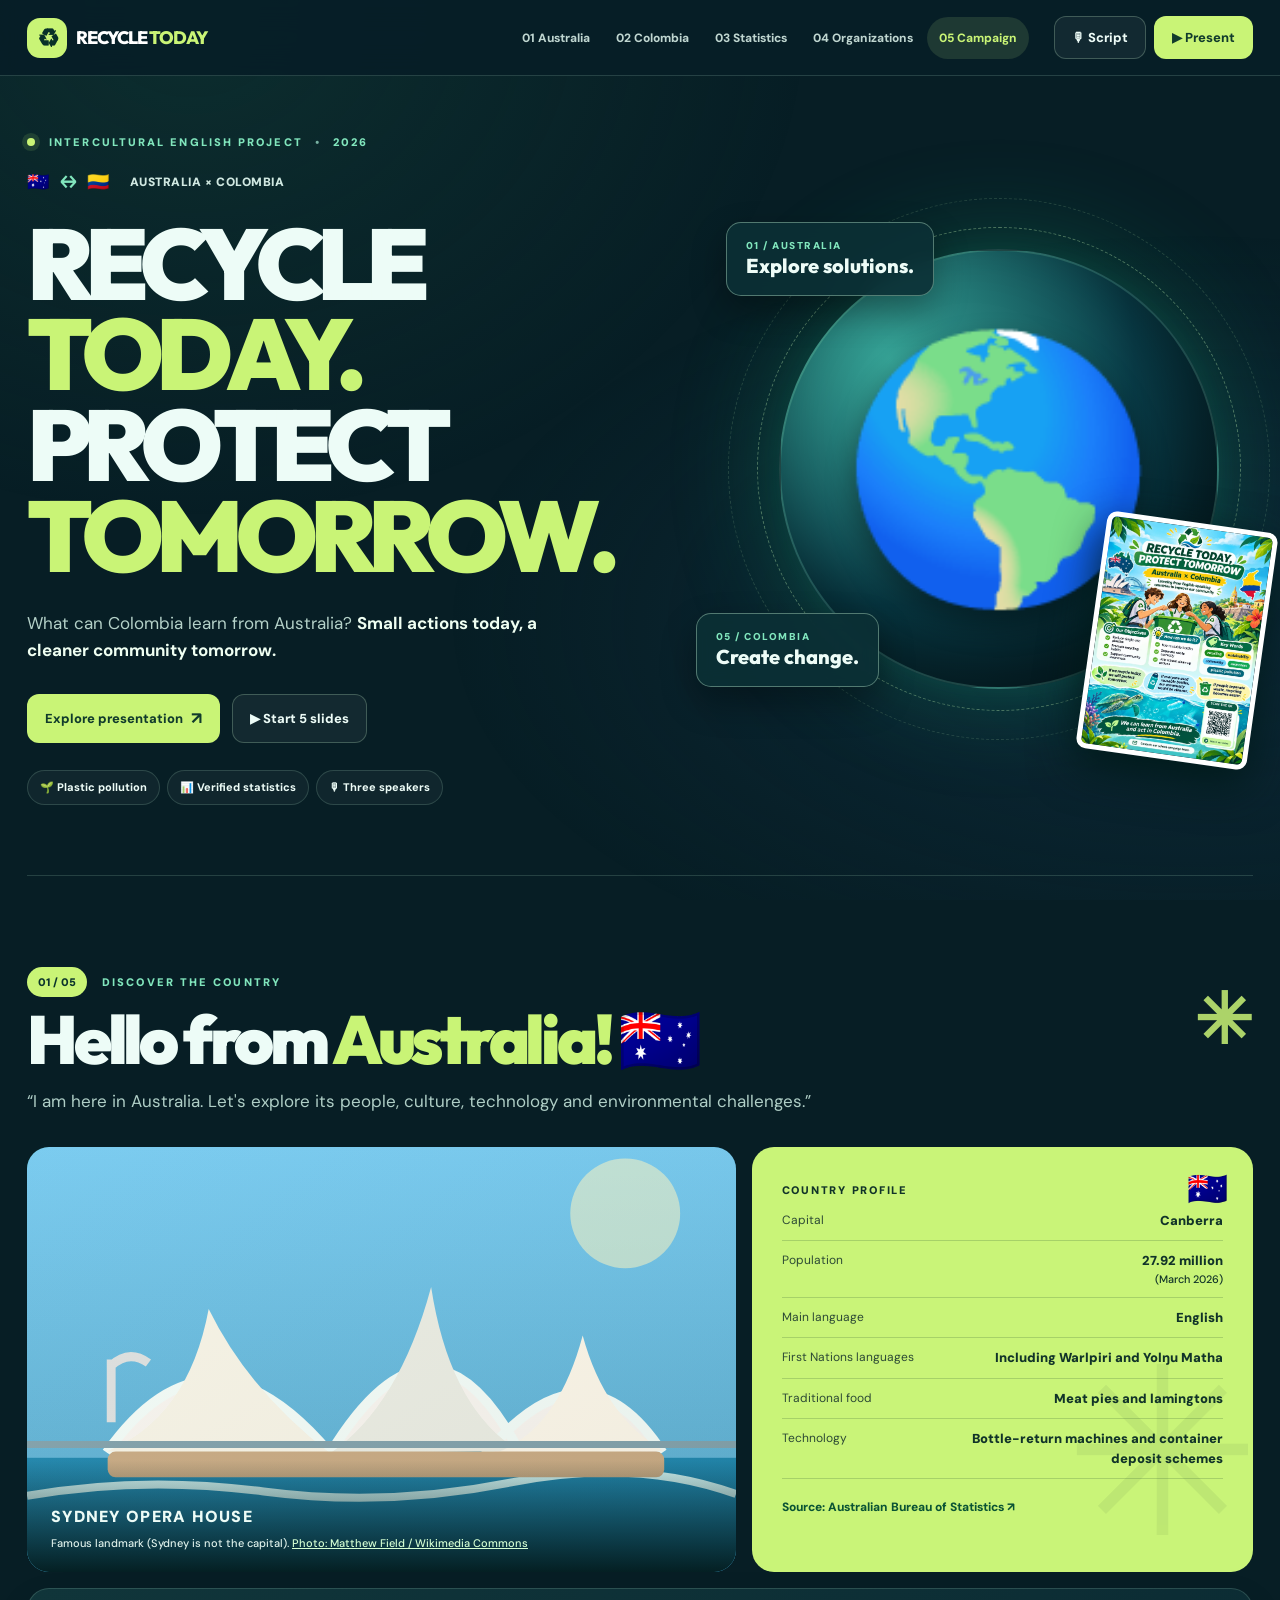
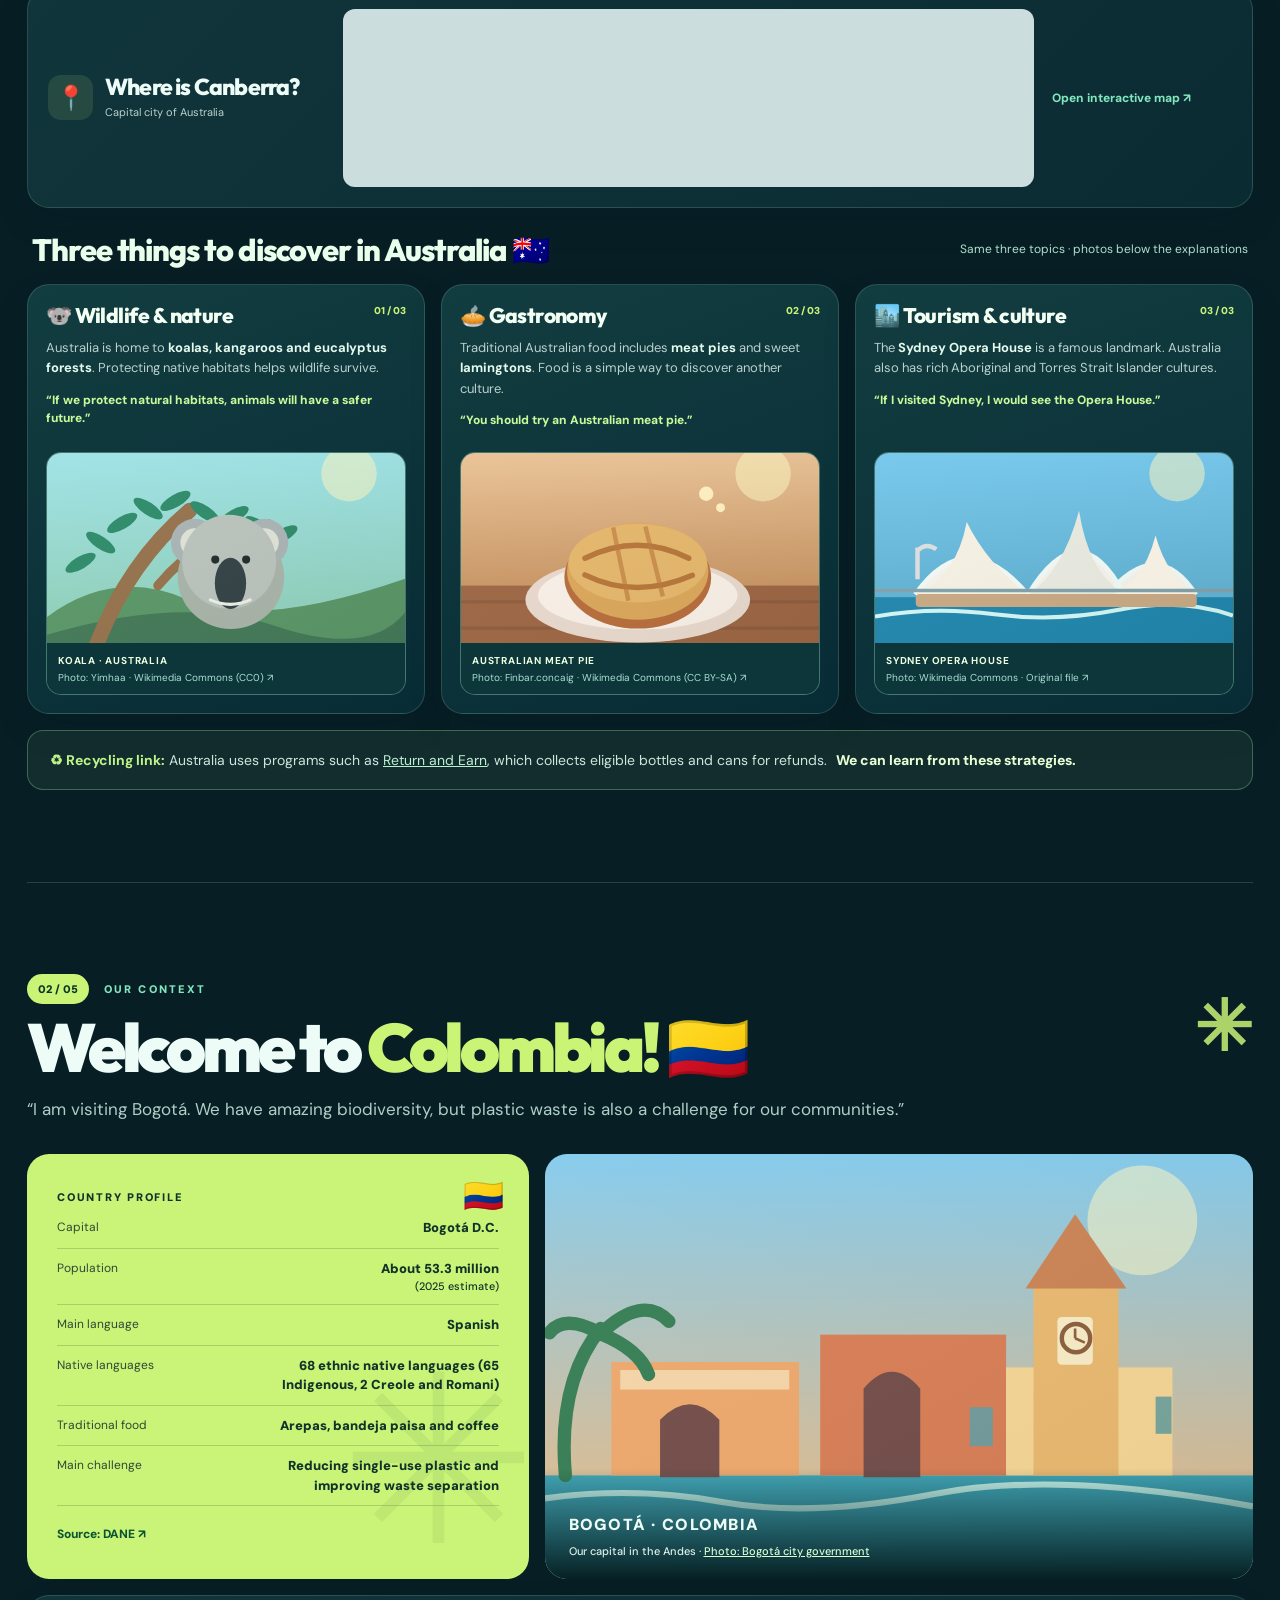
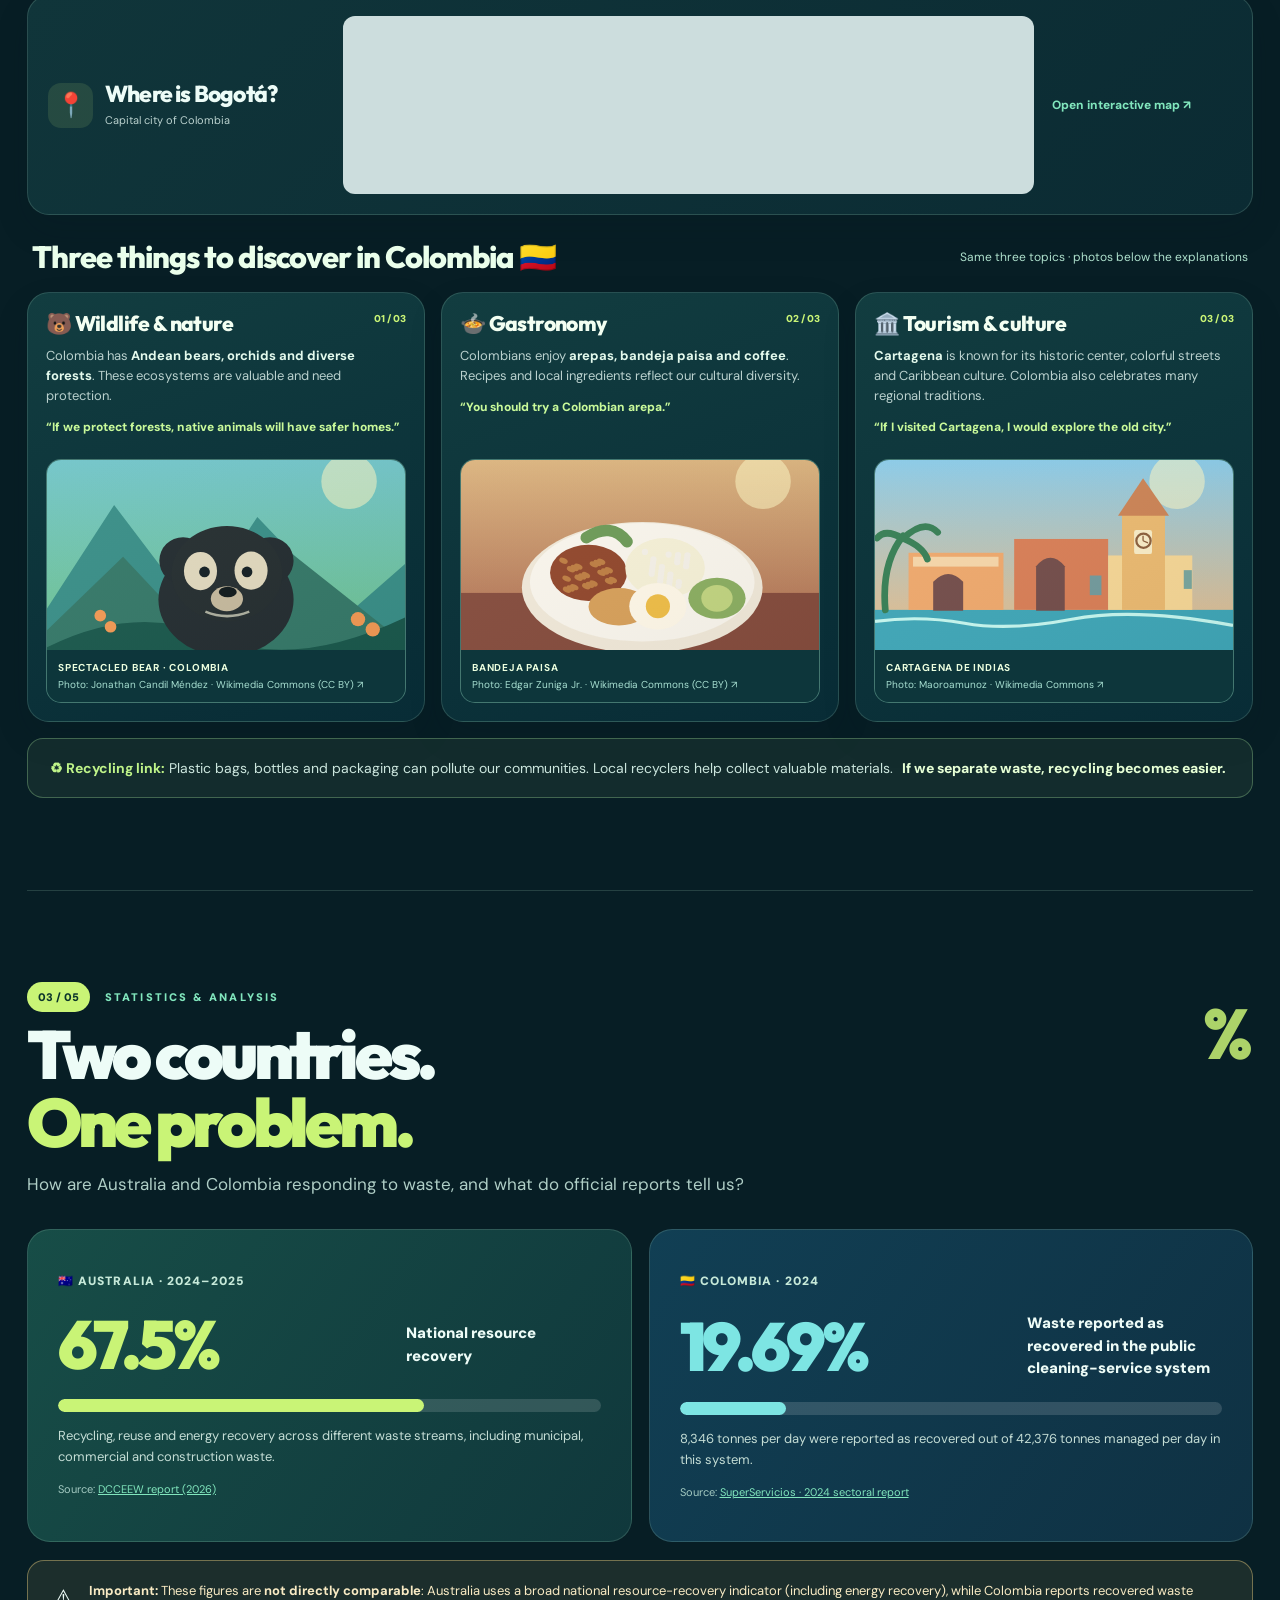
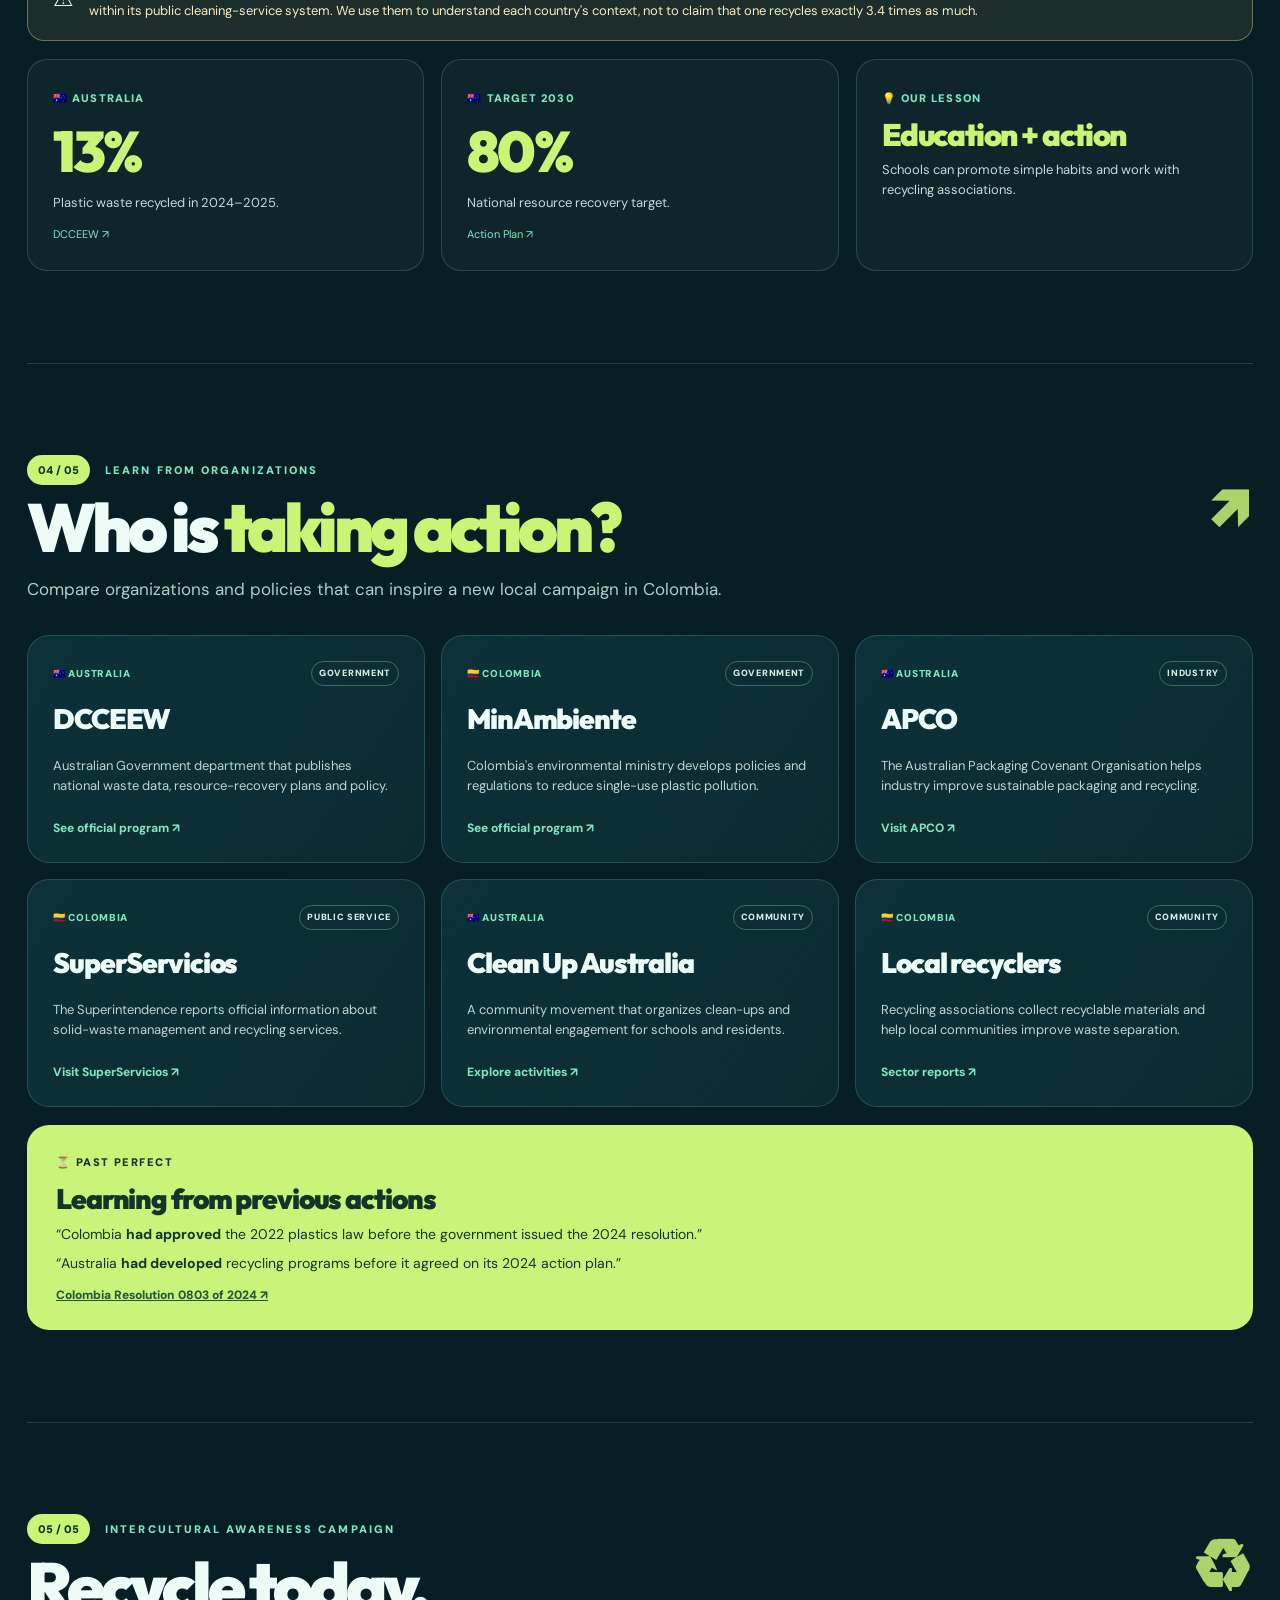
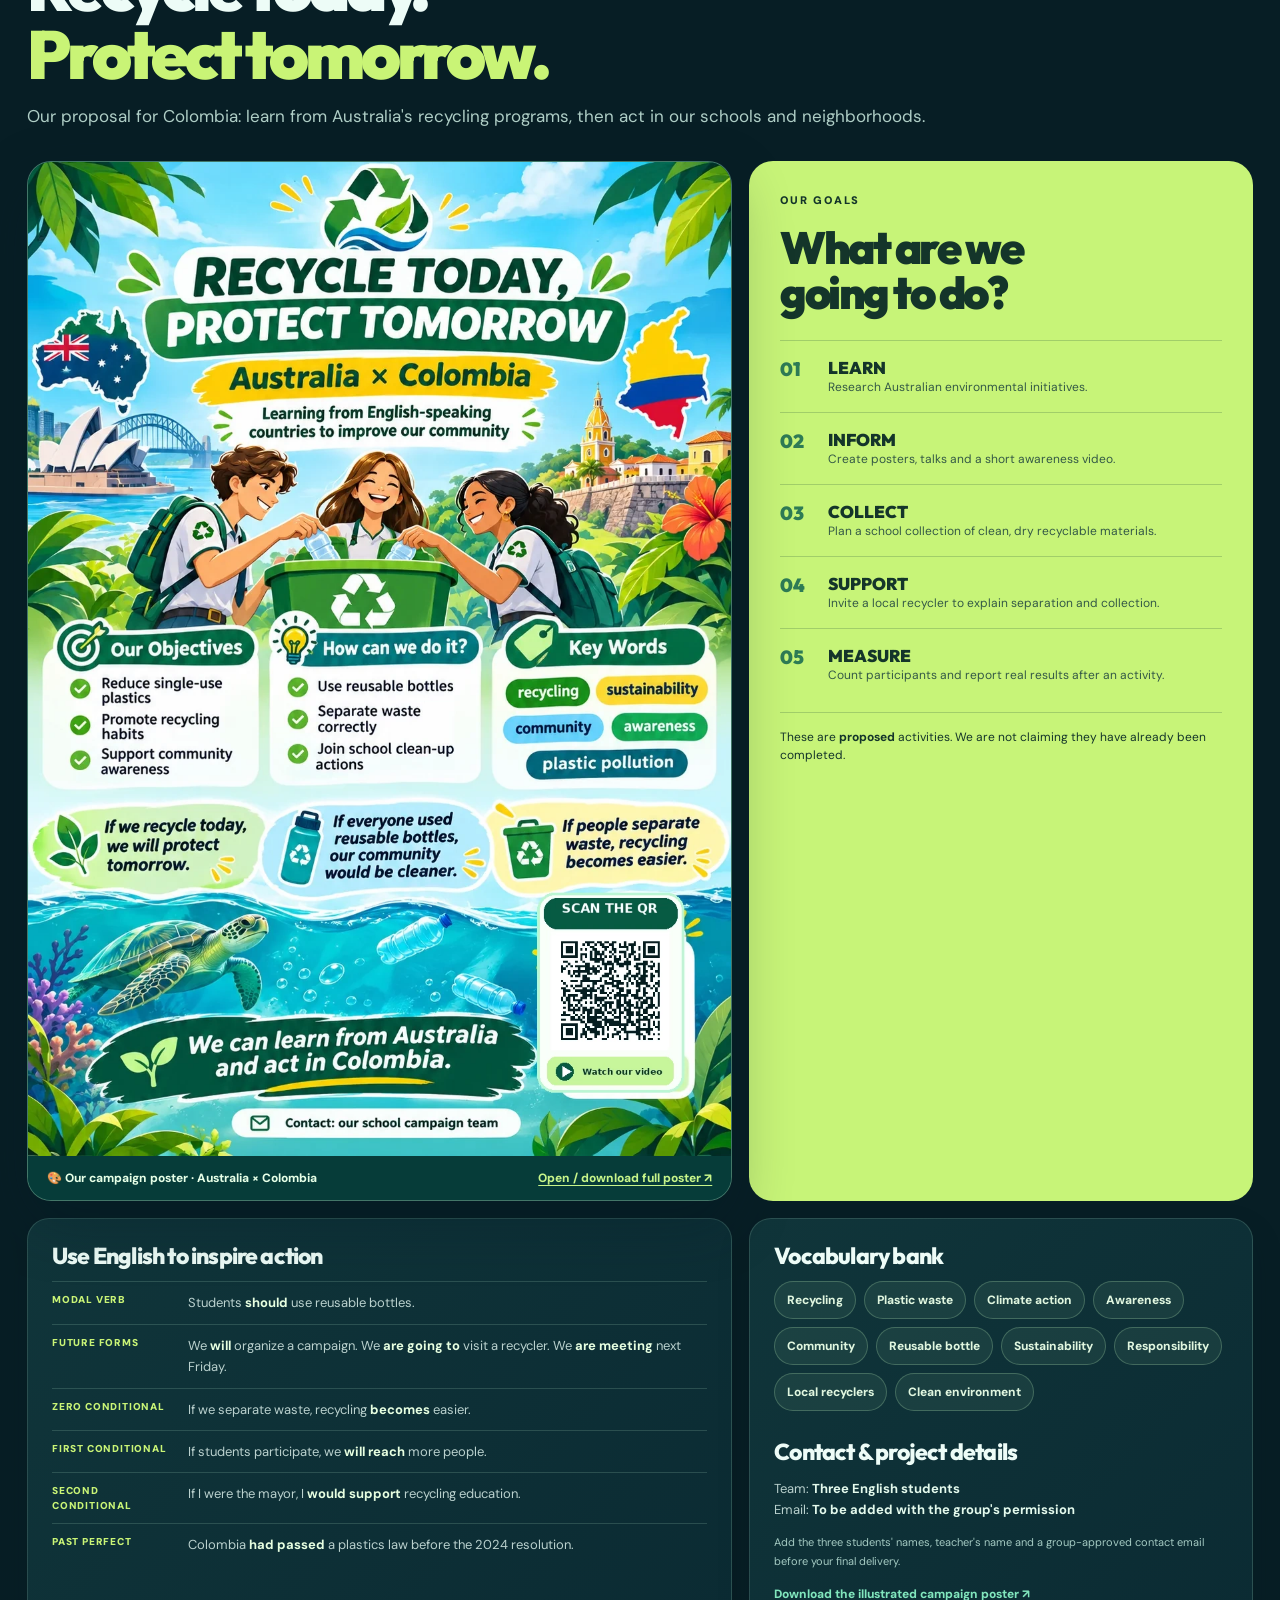
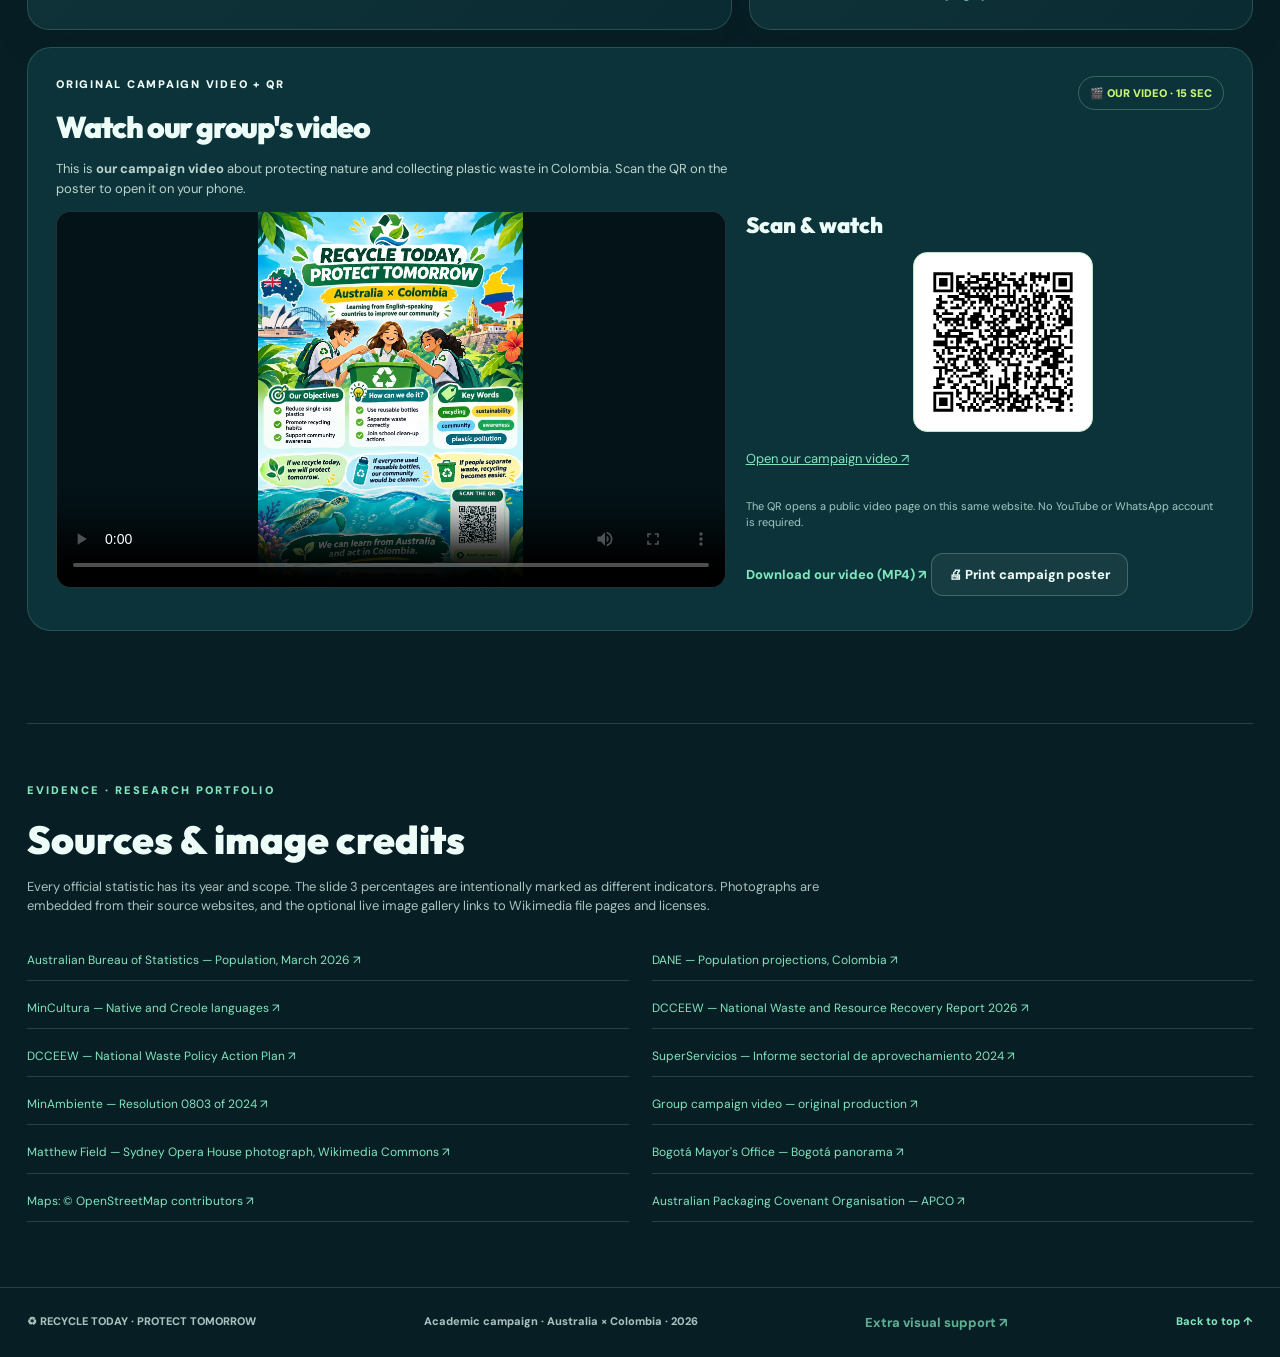
<file: index.html>
<!DOCTYPE html>
<html lang="en">
<head>
  <meta charset="UTF-8" />
  <meta name="viewport" content="width=device-width, initial-scale=1.0" />
  <meta name="theme-color" content="#0a2027" />
  <meta name="description" content="Interactive English presentation: learning from Australia to reduce plastic pollution in Colombia." />
  <title>Recycle Today, Protect Tomorrow | Australia × Colombia</title>
  <link rel="icon" href="assets/favicon.svg" type="image/svg+xml" />
  <link rel="preconnect" href="https://fonts.googleapis.com" />
  <link rel="preconnect" href="https://fonts.gstatic.com" crossorigin />
  <link rel="stylesheet" href="styles.css" />
  <script src="script.js" defer></script>
  <script src="assets/photo-loader.js" defer></script>
</head>
<body>
  <a class="skip-link" href="#main">Skip to presentation</a>
  <header class="site-header">
    <a class="brand" href="#home" aria-label="Recycle Today home"><span class="brand-icon">♻</span><span>RECYCLE<span class="brand-alt">TODAY</span></span></a>
    <nav aria-label="Main slides" class="desktop-nav">
      <a href="#australia">01 Australia</a><a href="#colombia">02 Colombia</a><a href="#compare">03 Statistics</a><a href="#organizations">04 Organizations</a><a href="#campaign">05 Campaign</a>
    </nav>
    <div class="header-actions"><button id="notes-button" class="ghost-btn" type="button">🎙 Script</button><button id="present-button" class="accent-btn" type="button">▶ Present</button></div>
  </header>
  <main id="main">
    <section id="home" class="hero page-width" aria-labelledby="hero-title">
      <div class="hero-copy">
        <p class="eyebrow"><span class="live-dot"></span> Intercultural English project <span class="divided">•</span> 2026</p>
        <p class="flag-line">🇦🇺 <span class="arrow-sign">↔</span> 🇨🇴 <span>AUSTRALIA × COLOMBIA</span></p>
        <h1 id="hero-title">RECYCLE<br /><em>TODAY.</em><br />PROTECT<br /><em>TOMORROW.</em></h1>
        <p class="hero-subtitle">What can Colombia learn from Australia? <strong>Small actions today, a cleaner community tomorrow.</strong></p>
        <div class="hero-actions"><a href="#australia" class="accent-btn arrow-btn">Explore presentation <span>↗</span></a><button type="button" id="start-presentation" class="ghost-btn">▶ Start 5 slides</button></div>
        <div class="hero-tags"><span>🌱 Plastic pollution</span><span>📊 Verified statistics</span><span>🎙 Three speakers</span></div>
      </div>
      <div class="hero-visual" aria-label="Campaign illustration and photographs">
        <div class="planet-disc"><span aria-hidden="true">🌎</span><div class="disc-ring ring-one"></div><div class="disc-ring ring-two"></div></div>
        <div class="visual-caption visual-caption-top"><span>01 / AUSTRALIA</span><strong>Explore solutions.</strong></div>
        <div class="visual-caption visual-caption-bottom"><span>05 / COLOMBIA</span><strong>Create change.</strong></div>
        <img src="assets/poster-recycle-today.webp" class="hero-poster" alt="Recycle Today, Protect Tomorrow campaign poster" loading="eager" />
      </div>
    </section>
    <div class="five-slides">
      <section id="australia" class="slide page-width" data-slide="0" aria-labelledby="australia-title">
        <div class="section-heading"><div><p class="eyebrow"><span class="section-number">01 / 05</span> DISCOVER THE COUNTRY</p><h2 id="australia-title">Hello from <span class="colored">Australia!</span> 🇦🇺</h2><p class="section-subtitle">“I am here in Australia. Let's explore its people, culture, technology and environmental challenges.”</p></div><div class="corner-symbol">✳</div></div>
        <div class="slide-grid">
          <figure class="feature-photo australia-photo"><img src="assets/au-tourism.svg" data-commons-title="Sydney opera house side view.jpg" alt="Illustration of Sydney Opera House with harbor" loading="lazy" /><figcaption><span>SYDNEY OPERA HOUSE</span><small>Famous landmark (Sydney is not the capital). <a target="_blank" rel="noopener noreferrer" href="https://commons.wikimedia.org/wiki/File:Sydney_opera_house_side_view.jpg">Photo: Matthew Field / Wikimedia Commons</a></small></figcaption></figure>
          <div class="country-card"><span class="card-eyebrow">COUNTRY PROFILE</span><div class="mini-flag">🇦🇺</div><dl class="fact-list"><div><dt>Capital</dt><dd>Canberra</dd></div><div><dt>Population</dt><dd>27.92 million <small>(March 2026)</small></dd></div><div><dt>Main language</dt><dd>English</dd></div><div><dt>First Nations languages</dt><dd>Including Warlpiri and Yolŋu Matha</dd></div><div><dt>Traditional food</dt><dd>Meat pies and lamingtons</dd></div><div><dt>Technology</dt><dd>Bottle-return machines and container deposit schemes</dd></div></dl><a href="https://www.abs.gov.au/statistics/people/population/national-state-and-territory-population/latest-release" class="text-link" target="_blank" rel="noopener noreferrer">Source: Australian Bureau of Statistics ↗</a></div>
          <article class="info-card map-card topic-map"><div class="card-top"><span>📍</span><div><h3>Where is Canberra?</h3><p>Capital city of Australia</p></div></div><iframe title="Map of Canberra, Australia, from OpenStreetMap" loading="lazy" src="https://www.openstreetmap.org/export/embed.html?bbox=149.04%2C-35.36%2C149.21%2C-35.24&amp;layer=mapnik&amp;marker=-35.2809%2C149.1300"></iframe><a href="https://www.openstreetmap.org/?mlat=-35.2809&amp;mlon=149.1300#map=12/-35.2809/149.1300" class="text-link" target="_blank" rel="noopener noreferrer">Open interactive map ↗</a></article>
          
          
          
          <div class="topic-trio-heading"><strong>Three things to discover in Australia 🇦🇺</strong><span>Same three topics · photos below the explanations</span></div>

          <article class="info-card country-topic" data-country="au" data-topic="nature">
            <div class="topic-label"><span>🐨 Wildlife & nature</span><small>01 / 03</small></div>
            <p>Australia is home to <strong>koalas, kangaroos and eucalyptus forests</strong>. Protecting native habitats helps wildlife survive.</p>
            <p class="topic-spoken">“If we protect natural habitats, animals will have a safer future.”</p>
            <figure class="topic-picture">
              <img src="assets/au-nature.svg" data-commons-title="Koala in Taronga Zoo, Australia.jpg" alt="koala · australia" loading="lazy" width="800" height="480" />
              <figcaption><strong>KOALA · AUSTRALIA</strong><a href="https://commons.wikimedia.org/wiki/File:Koala_in_Taronga_Zoo,_Australia.jpg" target="_blank" rel="noopener noreferrer">Photo: Yimhaa · Wikimedia Commons (CC0) ↗</a></figcaption>
            </figure>
          </article>

          <article class="info-card country-topic" data-country="au" data-topic="food">
            <div class="topic-label"><span>🥧 Gastronomy</span><small>02 / 03</small></div>
            <p>Traditional Australian food includes <strong>meat pies</strong> and sweet <strong>lamingtons</strong>. Food is a simple way to discover another culture.</p>
            <p class="topic-spoken">“You should try an Australian meat pie.”</p>
            <figure class="topic-picture">
              <img src="assets/au-food.svg" data-commons-title="Aussie meat pie.jpg" alt="australian meat pie" loading="lazy" width="800" height="480" />
              <figcaption><strong>AUSTRALIAN MEAT PIE</strong><a href="https://commons.wikimedia.org/wiki/File:Aussie_meat_pie.jpg" target="_blank" rel="noopener noreferrer">Photo: Finbar.concaig · Wikimedia Commons (CC BY-SA) ↗</a></figcaption>
            </figure>
          </article>

          <article class="info-card country-topic" data-country="au" data-topic="tourism">
            <div class="topic-label"><span>🏙️ Tourism & culture</span><small>03 / 03</small></div>
            <p>The <strong>Sydney Opera House</strong> is a famous landmark. Australia also has rich Aboriginal and Torres Strait Islander cultures.</p>
            <p class="topic-spoken">“If I visited Sydney, I would see the Opera House.”</p>
            <figure class="topic-picture">
              <img src="assets/au-tourism.svg" data-commons-title="Sydney opera house side view.jpg" alt="sydney opera house" loading="lazy" width="800" height="480" />
              <figcaption><strong>SYDNEY OPERA HOUSE</strong><a href="https://commons.wikimedia.org/wiki/File:Sydney_opera_house_side_view.jpg" target="_blank" rel="noopener noreferrer">Photo: Wikimedia Commons · Original file ↗</a></figcaption>
            </figure>
          </article>
          <div class="country-eco-note"><strong>♻ Recycling link:</strong> Australia uses programs such as <a href="https://returnandearn.org.au/" target="_blank" rel="noopener noreferrer">Return and Earn</a>, which collects eligible bottles and cans for refunds. <span>We can learn from these strategies.</span></div>
        </div>
      </section>
      <section id="colombia" class="slide page-width" data-slide="1" aria-labelledby="colombia-title">
        <div class="section-heading"><div><p class="eyebrow"><span class="section-number">02 / 05</span> OUR CONTEXT</p><h2 id="colombia-title">Welcome to <span class="colored">Colombia!</span> 🇨🇴</h2><p class="section-subtitle">“I am visiting Bogotá. We have amazing biodiversity, but plastic waste is also a challenge for our communities.”</p></div><div class="corner-symbol">✳</div></div>
        <div class="slide-grid">
          <div class="country-card"><span class="card-eyebrow">COUNTRY PROFILE</span><div class="mini-flag">🇨🇴</div><dl class="fact-list"><div><dt>Capital</dt><dd>Bogotá D.C.</dd></div><div><dt>Population</dt><dd>About 53.3 million <small>(2025 estimate)</small></dd></div><div><dt>Main language</dt><dd>Spanish</dd></div><div><dt>Native languages</dt><dd>68 ethnic native languages (65 Indigenous, 2 Creole and Romani)</dd></div><div><dt>Traditional food</dt><dd>Arepas, bandeja paisa and coffee</dd></div><div><dt>Main challenge</dt><dd>Reducing single-use plastic and improving waste separation</dd></div></dl><a href="https://www.dane.gov.co/index.php/estadisticas-por-tema/demografia-y-poblacion/proyecciones-de-poblacion" class="text-link" target="_blank" rel="noopener noreferrer">Source: DANE ↗</a></div>
          <figure class="feature-photo colombia-photo"><img src="assets/co-tourism.svg" data-commons-title="Cartagena de Indias.jpg" alt="Illustration of Cartagena de Indias colonial architecture" loading="lazy" /><figcaption><span>BOGOTÁ · COLOMBIA</span><small>Our capital in the Andes · <a href="https://bogota.gov.co/internacional/bogota-entre-las-mejores-capitales-de-america-latina-para-invertir" target="_blank" rel="noopener noreferrer">Photo: Bogotá city government</a></small></figcaption></figure>
          <article class="info-card map-card topic-map"><div class="card-top"><span>📍</span><div><h3>Where is Bogotá?</h3><p>Capital city of Colombia</p></div></div><iframe title="Map of Bogotá, Colombia, from OpenStreetMap" loading="lazy" src="https://www.openstreetmap.org/export/embed.html?bbox=-74.16%2C4.55%2C-73.99%2C4.74&amp;layer=mapnik&amp;marker=4.7110%2C-74.0721"></iframe><a href="https://www.openstreetmap.org/?mlat=4.7110&amp;mlon=-74.0721#map=12/4.7110/-74.0721" class="text-link" target="_blank" rel="noopener noreferrer">Open interactive map ↗</a></article>
          
          
          
          <div class="topic-trio-heading"><strong>Three things to discover in Colombia 🇨🇴</strong><span>Same three topics · photos below the explanations</span></div>

          <article class="info-card country-topic" data-country="co" data-topic="nature">
            <div class="topic-label"><span>🐻 Wildlife & nature</span><small>01 / 03</small></div>
            <p>Colombia has <strong>Andean bears, orchids and diverse forests</strong>. These ecosystems are valuable and need protection.</p>
            <p class="topic-spoken">“If we protect forests, native animals will have safer homes.”</p>
            <figure class="topic-picture">
              <img src="assets/co-nature.svg" data-commons-title="Tremarctos ornatus 165975083.jpg" alt="spectacled bear · colombia" loading="lazy" width="800" height="480" />
              <figcaption><strong>SPECTACLED BEAR · COLOMBIA</strong><a href="https://commons.wikimedia.org/wiki/File:Tremarctos_ornatus_165975083.jpg" target="_blank" rel="noopener noreferrer">Photo: Jonathan Candil Méndez · Wikimedia Commons (CC BY) ↗</a></figcaption>
            </figure>
          </article>

          <article class="info-card country-topic" data-country="co" data-topic="food">
            <div class="topic-label"><span>🍲 Gastronomy</span><small>02 / 03</small></div>
            <p>Colombians enjoy <strong>arepas, bandeja paisa and coffee</strong>. Recipes and local ingredients reflect our cultural diversity.</p>
            <p class="topic-spoken">“You should try a Colombian arepa.”</p>
            <figure class="topic-picture">
              <img src="assets/co-food.svg" data-commons-title="Bandeja Paisa (Bogotá).jpg" alt="bandeja paisa" loading="lazy" width="800" height="480" />
              <figcaption><strong>BANDEJA PAISA</strong><a href="https://commons.wikimedia.org/wiki/File:Bandeja_Paisa_(Bogot%C3%A1).jpg" target="_blank" rel="noopener noreferrer">Photo: Edgar Zuniga Jr. · Wikimedia Commons (CC BY) ↗</a></figcaption>
            </figure>
          </article>

          <article class="info-card country-topic" data-country="co" data-topic="tourism">
            <div class="topic-label"><span>🏛️ Tourism & culture</span><small>03 / 03</small></div>
            <p><strong>Cartagena</strong> is known for its historic center, colorful streets and Caribbean culture. Colombia also celebrates many regional traditions.</p>
            <p class="topic-spoken">“If I visited Cartagena, I would explore the old city.”</p>
            <figure class="topic-picture">
              <img src="assets/co-tourism.svg" data-commons-title="Cartagena de Indias.jpg" alt="cartagena de indias" loading="lazy" width="800" height="480" />
              <figcaption><strong>CARTAGENA DE INDIAS</strong><a href="https://commons.wikimedia.org/wiki/File:Cartagena_de_Indias.jpg" target="_blank" rel="noopener noreferrer">Photo: Maoroamunoz · Wikimedia Commons ↗</a></figcaption>
            </figure>
          </article>
          <div class="country-eco-note"><strong>♻ Recycling link:</strong> Plastic bags, bottles and packaging can pollute our communities. Local recyclers help collect valuable materials. <span>If we separate waste, recycling becomes easier.</span></div>
        </div>
      </section>
      <section id="compare" class="slide page-width" data-slide="2" aria-labelledby="compare-title">
        <div class="section-heading"><div><p class="eyebrow"><span class="section-number">03 / 05</span> STATISTICS & ANALYSIS</p><h2 id="compare-title">Two countries.<br /><span class="colored">One problem.</span></h2><p class="section-subtitle">How are Australia and Colombia responding to waste, and what do official reports tell us?</p></div><div class="corner-symbol">%</div></div>
        <div class="comparison-grid">
          <article class="percent-card au-percent"><p>🇦🇺 AUSTRALIA · 2024–2025</p><div class="percent-row"><strong>67.5%</strong><span>National resource recovery</span></div><div class="percent-track"><span style="width:67.5%"></span></div><p class="percent-detail">Recycling, reuse and energy recovery across different waste streams, including municipal, commercial and construction waste.</p><p class="source-mini">Source: <a href="https://www.dcceew.gov.au/environment/protection/waste/publications/national-waste-resource-recovery-report-2026" target="_blank" rel="noopener noreferrer">DCCEEW report (2026)</a></p></article>
          <article class="percent-card co-percent"><p>🇨🇴 COLOMBIA · 2024</p><div class="percent-row"><strong>19.69%</strong><span>Waste reported as recovered in the public cleaning-service system</span></div><div class="percent-track"><span style="width:19.69%"></span></div><p class="percent-detail">8,346 tonnes per day were reported as recovered out of 42,376 tonnes managed per day in this system.</p><p class="source-mini">Source: <a href="https://www.superservicios.gov.co/publicaciones" target="_blank" rel="noopener noreferrer">SuperServicios · 2024 sectoral report</a></p></article>
        </div>
        <div class="methodology"><span aria-hidden="true">⚠</span><p><strong>Important:</strong> These figures are <strong>not directly comparable</strong>: Australia uses a broad national resource-recovery indicator (including energy recovery), while Colombia reports recovered waste within its public cleaning-service system. We use them to understand each country's context, not to claim that one recycles exactly 3.4 times as much.</p></div>
        <div class="trio-grid">
          <article class="metric-tile"><span>🇦🇺 AUSTRALIA</span><strong>13%</strong><p>Plastic waste recycled in 2024–2025.</p><a target="_blank" rel="noopener noreferrer" href="https://www.dcceew.gov.au/environment/protection/waste/publications/national-waste-resource-recovery-report-2026">DCCEEW ↗</a></article>
          <article class="metric-tile"><span>🇦🇺 TARGET 2030</span><strong>80%</strong><p>National resource recovery target.</p><a target="_blank" rel="noopener noreferrer" href="https://www.dcceew.gov.au/environment/protection/waste/publications/national-waste-policy-action-plan">Action Plan ↗</a></article>
          <article class="metric-tile"><span>💡 OUR LESSON</span><strong class="lesson-stat">Education + action</strong><p>Schools can promote simple habits and work with recycling associations.</p></article>
        </div>
      </section>
      <section id="organizations" class="slide page-width" data-slide="3" aria-labelledby="organizations-title">
        <div class="section-heading"><div><p class="eyebrow"><span class="section-number">04 / 05</span> LEARN FROM ORGANIZATIONS</p><h2 id="organizations-title">Who is <span class="colored">taking action?</span></h2><p class="section-subtitle">Compare organizations and policies that can inspire a new local campaign in Colombia.</p></div><div class="corner-symbol">↗</div></div>
        <div class="organizations-grid">
          <article class="organization"><div class="org-header"><span>🇦🇺 AUSTRALIA</span><span class="org-pill">GOVERNMENT</span></div><h3>DCCEEW</h3><p>Australian Government department that publishes national waste data, resource-recovery plans and policy.</p><a target="_blank" rel="noopener noreferrer" href="https://www.dcceew.gov.au/environment/protection/waste">See official program ↗</a></article>
          <article class="organization"><div class="org-header"><span>🇨🇴 COLOMBIA</span><span class="org-pill">GOVERNMENT</span></div><h3>MinAmbiente</h3><p>Colombia's environmental ministry develops policies and regulations to reduce single-use plastic pollution.</p><a target="_blank" rel="noopener noreferrer" href="https://www.minambiente.gov.co/">See official program ↗</a></article>
          <article class="organization"><div class="org-header"><span>🇦🇺 AUSTRALIA</span><span class="org-pill">INDUSTRY</span></div><h3>APCO</h3><p>The Australian Packaging Covenant Organisation helps industry improve sustainable packaging and recycling.</p><a target="_blank" rel="noopener noreferrer" href="https://apco.org.au/">Visit APCO ↗</a></article>
          <article class="organization"><div class="org-header"><span>🇨🇴 COLOMBIA</span><span class="org-pill">PUBLIC SERVICE</span></div><h3>SuperServicios</h3><p>The Superintendence reports official information about solid-waste management and recycling services.</p><a target="_blank" rel="noopener noreferrer" href="https://www.superservicios.gov.co/">Visit SuperServicios ↗</a></article>
          <article class="organization"><div class="org-header"><span>🇦🇺 AUSTRALIA</span><span class="org-pill">COMMUNITY</span></div><h3>Clean Up Australia</h3><p>A community movement that organizes clean-ups and environmental engagement for schools and residents.</p><a target="_blank" rel="noopener noreferrer" href="https://www.cleanup.org.au/">Explore activities ↗</a></article>
          <article class="organization"><div class="org-header"><span>🇨🇴 COLOMBIA</span><span class="org-pill">COMMUNITY</span></div><h3>Local recyclers</h3><p>Recycling associations collect recyclable materials and help local communities improve waste separation.</p><a target="_blank" rel="noopener noreferrer" href="https://www.superservicios.gov.co/publicaciones">Sector reports ↗</a></article>
        </div>
        <div class="history-panel"><span>⏳ PAST PERFECT</span><h3>Learning from previous actions</h3><p>“Colombia <strong>had approved</strong> the 2022 plastics law before the government issued the 2024 resolution.”</p><p>“Australia <strong>had developed</strong> recycling programs before it agreed on its 2024 action plan.”</p><a href="https://www.minambiente.gov.co/documento-normativa/resolucion-0803-del-24-de-junio-de-2024/" target="_blank" rel="noopener noreferrer">Colombia Resolution 0803 of 2024 ↗</a></div>
      </section>
      <section id="campaign" class="slide page-width" data-slide="4" aria-labelledby="campaign-title">
        <div class="section-heading"><div><p class="eyebrow"><span class="section-number">05 / 05</span> INTERCULTURAL AWARENESS CAMPAIGN</p><h2 id="campaign-title">Recycle today.<br /><span class="colored">Protect tomorrow.</span></h2><p class="section-subtitle">Our proposal for Colombia: learn from Australia's recycling programs, then act in our schools and neighborhoods.</p></div><div class="corner-symbol">♻</div></div>
        <div class="campaign-grid">
          <figure class="campaign-poster">
            <div class="poster-image-wrap">
              <img class="campaign-art" src="assets/poster-recycle-today.webp" alt="Illustrated Recycle Today, Protect Tomorrow campaign poster for Australia and Colombia, featuring recycling objectives, actions, key words and conditional sentences in English." loading="lazy" />
              <a class="poster-qr-overlay" id="poster-qr-link" href="video.html" target="_blank" rel="noopener noreferrer" aria-label="Open our original campaign video from the poster QR code"></a>
            </div>
            <figcaption class="campaign-poster-caption">
              <span>🎨 Our campaign poster · Australia × Colombia</span>
              <a href="assets/poster-recycle-today.webp" target="_blank" rel="noopener noreferrer" download="Recycle-Today-Protect-Tomorrow.webp">Open / download full poster ↗</a>
            </figcaption>
          </figure>
          <div class="action-panel"><p class="card-eyebrow">OUR GOALS</p><h3>What are we<br />going to do?</h3><ol class="action-list"><li><strong>LEARN</strong><span>Research Australian environmental initiatives.</span></li><li><strong>INFORM</strong><span>Create posters, talks and a short awareness video.</span></li><li><strong>COLLECT</strong><span>Plan a school collection of clean, dry recyclable materials.</span></li><li><strong>SUPPORT</strong><span>Invite a local recycler to explain separation and collection.</span></li><li><strong>MEASURE</strong><span>Count participants and report real results after an activity.</span></li></ol><p class="planning-disclaimer">These are <strong>proposed</strong> activities. We are not claiming they have already been completed.</p></div>
          <article class="info-card grammar-panel"><h3>Use English to inspire action</h3><div class="grammar-row"><span>MODAL VERB</span><p>Students <b>should</b> use reusable bottles.</p></div><div class="grammar-row"><span>FUTURE FORMS</span><p>We <b>will</b> organize a campaign. We <b>are going to</b> visit a recycler. We <b>are meeting</b> next Friday.</p></div><div class="grammar-row"><span>ZERO CONDITIONAL</span><p>If we separate waste, recycling <b>becomes</b> easier.</p></div><div class="grammar-row"><span>FIRST CONDITIONAL</span><p>If students participate, we <b>will reach</b> more people.</p></div><div class="grammar-row"><span>SECOND CONDITIONAL</span><p>If I were the mayor, I <b>would support</b> recycling education.</p></div><div class="grammar-row"><span>PAST PERFECT</span><p>Colombia <b>had passed</b> a plastics law before the 2024 resolution.</p></div></article>
          <article class="info-card vocab-panel"><h3>Vocabulary bank</h3><div class="keyword-tags"><span>Recycling</span><span>Plastic waste</span><span>Climate action</span><span>Awareness</span><span>Community</span><span>Reusable bottle</span><span>Sustainability</span><span>Responsibility</span><span>Local recyclers</span><span>Clean environment</span></div><h3 class="contact-title">Contact & project details</h3><p>Team: <strong>Three English students</strong><br />Email: <strong>To be added with the group's permission</strong></p><p class="source-mini">Add the three students' names, teacher's name and a group-approved contact email before your final delivery.</p><a href="assets/poster-recycle-today.webp" download class="text-link">Download the illustrated campaign poster ↗</a></article>
          <article class="video-panel">
            <div class="video-meta">
              <div><p class="card-eyebrow">ORIGINAL CAMPAIGN VIDEO + QR</p>
                <h3>Watch our group's video</h3>
                <p>This is <strong>our campaign video</strong> about protecting nature and collecting plastic waste in Colombia. Scan the QR on the poster to open it on your phone.</p>
              </div><div class="external-badge">🎬 OUR VIDEO · 15 SEC</div>
            </div>
            <div class="video-controls">
              <div class="video-frame" id="video-frame"><video id="campaign-video" controls playsinline preload="metadata" poster="assets/poster-recycle-today.webp" aria-label="Our environmental awareness campaign video">
                <source src="assets/campaign-video.mp4" type="video/mp4" />
                Your browser does not support this video. <a href="assets/campaign-video.mp4">Open MP4 file</a>.
              </video></div>
              <div class="video-side">
                <h4>Scan & watch</h4>
                <a id="video-link" href="video.html" target="_blank" rel="noopener noreferrer">Open our campaign video ↗</a>
                <a href="video.html" target="_blank" rel="noopener noreferrer" aria-label="Open our video from the QR"><img class="campaign-qr-static" alt="QR code linking to our original campaign video" src="assets/campaign-video-qr.svg" width="180" height="180" loading="lazy" /></a>
                <p class="source-mini">The QR opens a public video page on this same website. No YouTube or WhatsApp account is required.</p>
                <a class="text-link" href="assets/campaign-video.mp4" download="Recycle-Today-Campaign.mp4">Download our video (MP4) ↗</a>
                <button type="button" id="print-poster" class="ghost-btn">🖨 Print campaign poster</button>
              </div>
            </div>
          </article>
        </div>
      </section>
    </div>
    
    <section id="podcast" class="speaker-notes-panel" aria-label="Guion para expositores" hidden>
      <div class="speaker-notes-controls">
        <strong>Guion de apoyo · 3 personas</strong>
        <button id="toggle-script" class="ghost-btn" type="button">Mostrar / ocultar texto</button>
        <button id="record-podcast" class="ghost-btn" type="button">● Grabar audio</button>
        <span id="record-feedback" role="status"></span>
        <button id="close-speaker-notes" class="ghost-btn" type="button">✕ Cerrar</button>
      </div>
      <div id="speaker-script" class="speaker-script" hidden>
        <p class="script-intro">Use the script as practice, not as a replacement for speaking naturally. The text uses straightforward English (approximately A2–B1). Recommended: rehearse as a team and adapt the length to your teacher's timing.</p>
        <article><h3>🎤 Person 1 · Introduction & Australia</h3><p>“Hello, everyone! Welcome to our intercultural project: <em>Recycle Today, Protect Tomorrow</em>. Imagine we are visiting Australia! I am speaking to you from Canberra, the capital. Australia has about 27.9 million people. English is the main language, and First Nations communities have their own languages. The Sydney Opera House is a famous landmark, and Australians enjoy foods like meat pies and lamingtons. We <strong>should</strong> protect our environment. Australia <strong>has</strong> collection programs, and today we <strong>will</strong> learn from them.”</p></article>
        <article><h3>🎤 Person 2 · Colombia & comparison</h3><p>“Now welcome to Colombia! Our capital is Bogotá. Colombia has about 53.3 million people. Spanish is the main language, and Colombia also has many native languages. We have wonderful food and biodiversity, but plastic pollution is a serious challenge. Australia reported <strong>67.5% resource recovery</strong> in 2024–2025. Colombia reported <strong>19.69% recovered waste</strong> in its public cleaning-service system in 2024. These numbers <strong>cannot be compared directly</strong> because they measure different things. If people separate their waste, recycling becomes easier.”</p></article>
        <article><h3>🎤 Person 1 · Organizations & past actions</h3><p>“Australia has organizations like DCCEEW, APCO and Clean Up Australia. In Colombia, MinAmbiente, SuperServicios and local recycling associations play important roles. Australia <strong>had created</strong> several recycling initiatives before it agreed on the 2024 action plan. Colombia <strong>had passed</strong> a plastics law in 2022 before the 2024 resolution. We <strong>must</strong> learn from these experiences, but every community needs its own solutions.”</p></article>
        <article><h3>🎤 Person 3 · Our campaign & future</h3><p>“Our proposal is called <em>Recycle Today, Protect Tomorrow!</em> We <strong>are going to</strong> create posters, promote reusable bottles, and invite local recyclers to our school. We <strong>are meeting</strong> next Friday to plan our first activity. If students participate, our campaign <strong>will</strong> reach more people. If everyone recycled correctly, our community <strong>would be</strong> cleaner. Students <strong>should</strong> respect local recyclers, and we <strong>can</strong> take action together. We will measure our results after the project.”</p></article>
        <article><h3>🎤 Everyone · Final reflection</h3><p><b>Person 1:</b> “What had governments done before? They had already developed policies and programs.”<br /><b>Person 2:</b> “What did we learn? Community education and good information are essential.”<br /><b>Person 3:</b> “If we work together, we will make a positive change in Colombia.”<br /><b>Everyone:</b> “Recycle today, protect tomorrow. Thank you!”</p></article>
      </div>
    </section>
    <section class="references page-width" id="references" aria-labelledby="references-title"><p class="eyebrow">EVIDENCE · RESEARCH PORTFOLIO</p><h2 id="references-title">Sources & image credits</h2><p>Every official statistic has its year and scope. The slide 3 percentages are intentionally marked as different indicators. Photographs are embedded from their source websites, and the optional live image gallery links to Wikimedia file pages and licenses.</p><div class="refs-grid">
      <a target="_blank" rel="noopener noreferrer" href="https://www.abs.gov.au/statistics/people/population/national-state-and-territory-population/latest-release">Australian Bureau of Statistics — Population, March 2026 ↗</a>
      <a target="_blank" rel="noopener noreferrer" href="https://www.dane.gov.co/index.php/estadisticas-por-tema/demografia-y-poblacion/proyecciones-de-poblacion">DANE — Population projections, Colombia ↗</a>
      <a target="_blank" rel="noopener noreferrer" href="https://mng.mincultura.gov.co/areas/poblaciones/APP-de-lenguas-nativas/Paginas/default.aspx">MinCultura — Native and Creole languages ↗</a>
      <a target="_blank" rel="noopener noreferrer" href="https://www.dcceew.gov.au/environment/protection/waste/publications/national-waste-resource-recovery-report-2026">DCCEEW — National Waste and Resource Recovery Report 2026 ↗</a>
      <a target="_blank" rel="noopener noreferrer" href="https://www.dcceew.gov.au/environment/protection/waste/publications/national-waste-policy-action-plan">DCCEEW — National Waste Policy Action Plan ↗</a>
      <a target="_blank" rel="noopener noreferrer" href="https://www.superservicios.gov.co/publicaciones">SuperServicios — Informe sectorial de aprovechamiento 2024 ↗</a>
      <a target="_blank" rel="noopener noreferrer" href="https://www.minambiente.gov.co/documento-normativa/resolucion-0803-del-24-de-junio-de-2024/">MinAmbiente — Resolution 0803 of 2024 ↗</a>
      <a target="_blank" rel="noopener noreferrer" href="video.html">Group campaign video — original production ↗</a>
      <a target="_blank" rel="noopener noreferrer" href="https://commons.wikimedia.org/wiki/File:Sydney_opera_house_side_view.jpg">Matthew Field — Sydney Opera House photograph, Wikimedia Commons ↗</a>
      <a target="_blank" rel="noopener noreferrer" href="https://bogota.gov.co/internacional/bogota-entre-las-mejores-capitales-de-america-latina-para-invertir">Bogotá Mayor's Office — Bogotá panorama ↗</a>
      <a target="_blank" rel="noopener noreferrer" href="https://www.openstreetmap.org/copyright">Maps: © OpenStreetMap contributors ↗</a>
      <a target="_blank" rel="noopener noreferrer" href="https://apco.org.au/">Australian Packaging Covenant Organisation — APCO ↗</a>
    </div></section>
  </main>
  <footer class="footer"><span>♻ RECYCLE TODAY · PROTECT TOMORROW</span><span>Academic campaign · Australia × Colombia · 2026</span><a class="support-link" href="support-gallery.html" title="Optional reference material">Extra visual support ↗</a><a href="#home">Back to top ↑</a></footer>
  
  
  <div id="presentation-toolbar" class="presentation-toolbar" aria-label="Presentation controls" hidden><button type="button" id="prev-slide" aria-label="Previous slide">←</button><span id="current-slide">01 / 05</span><button type="button" id="next-slide" aria-label="Next slide">→</button><button type="button" id="exit-presentation" class="exit-present">Exit ✕</button></div>
</body>
</html>
</file>
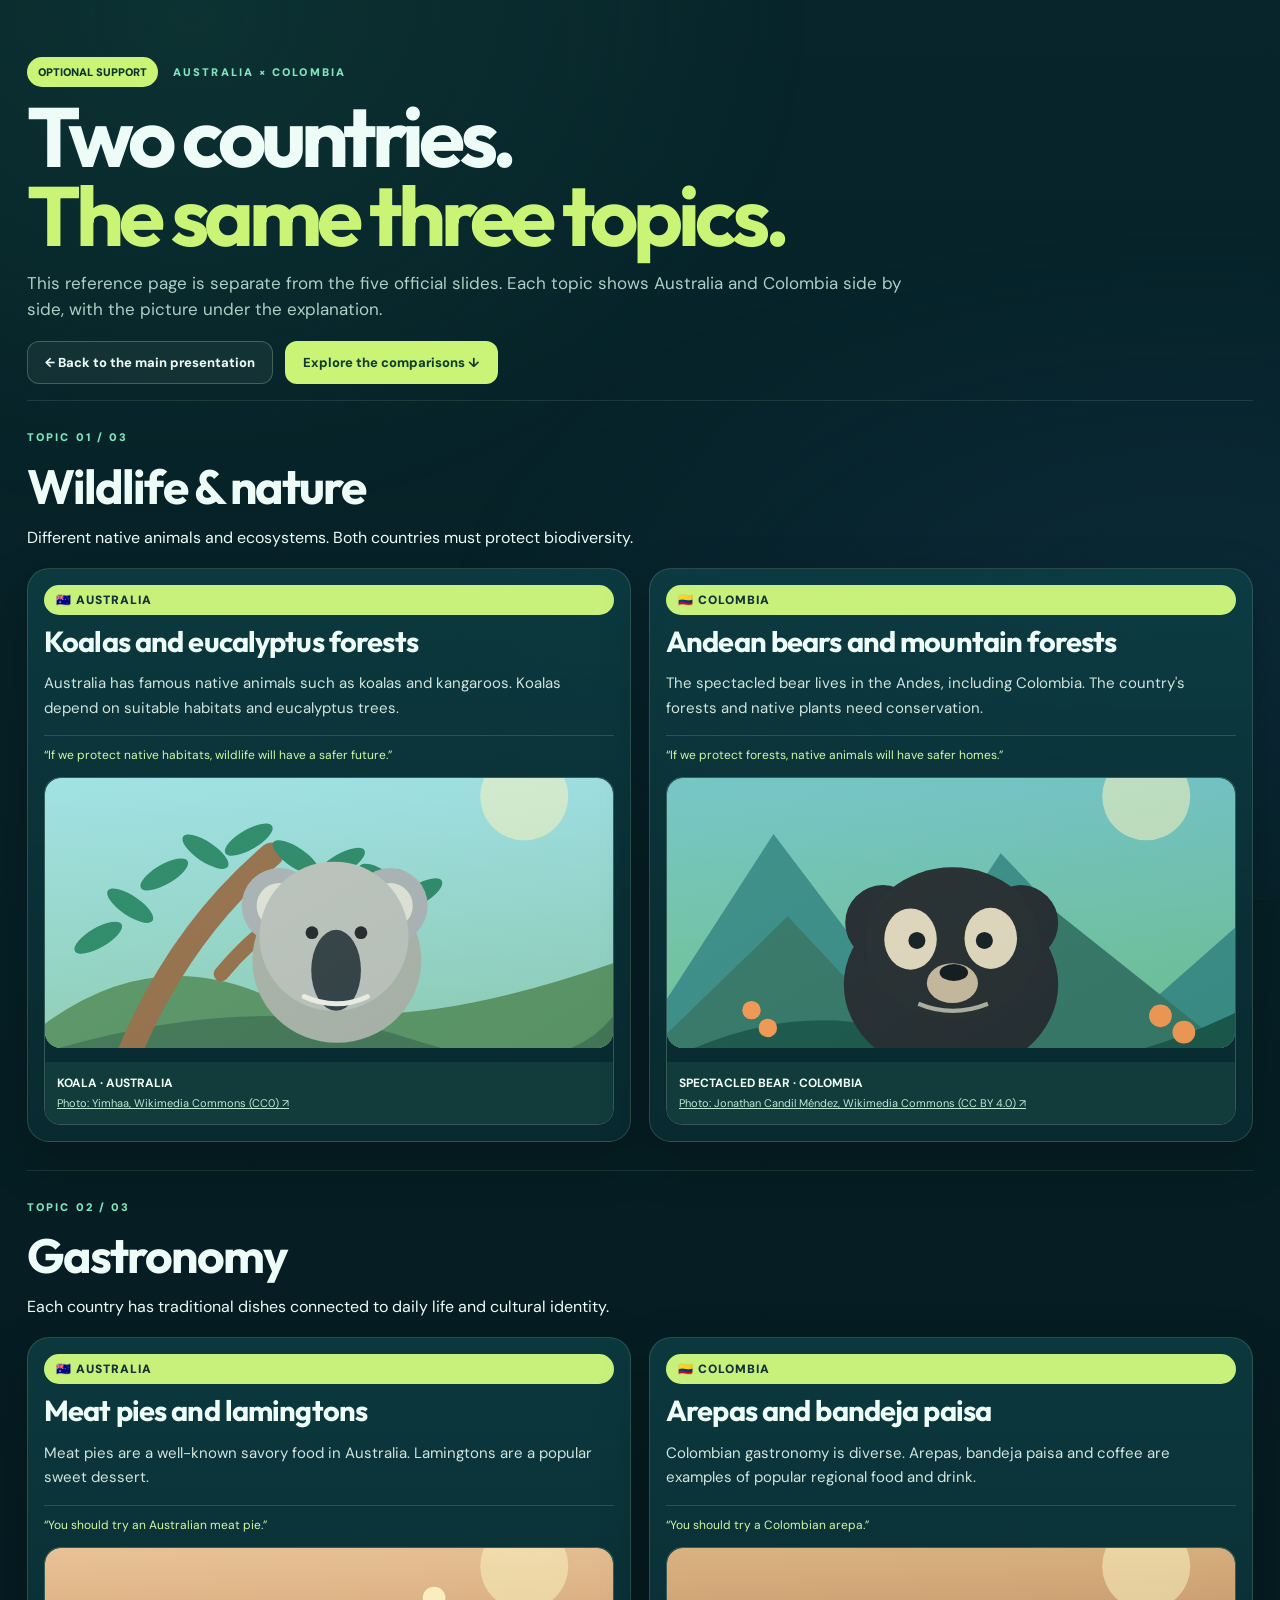
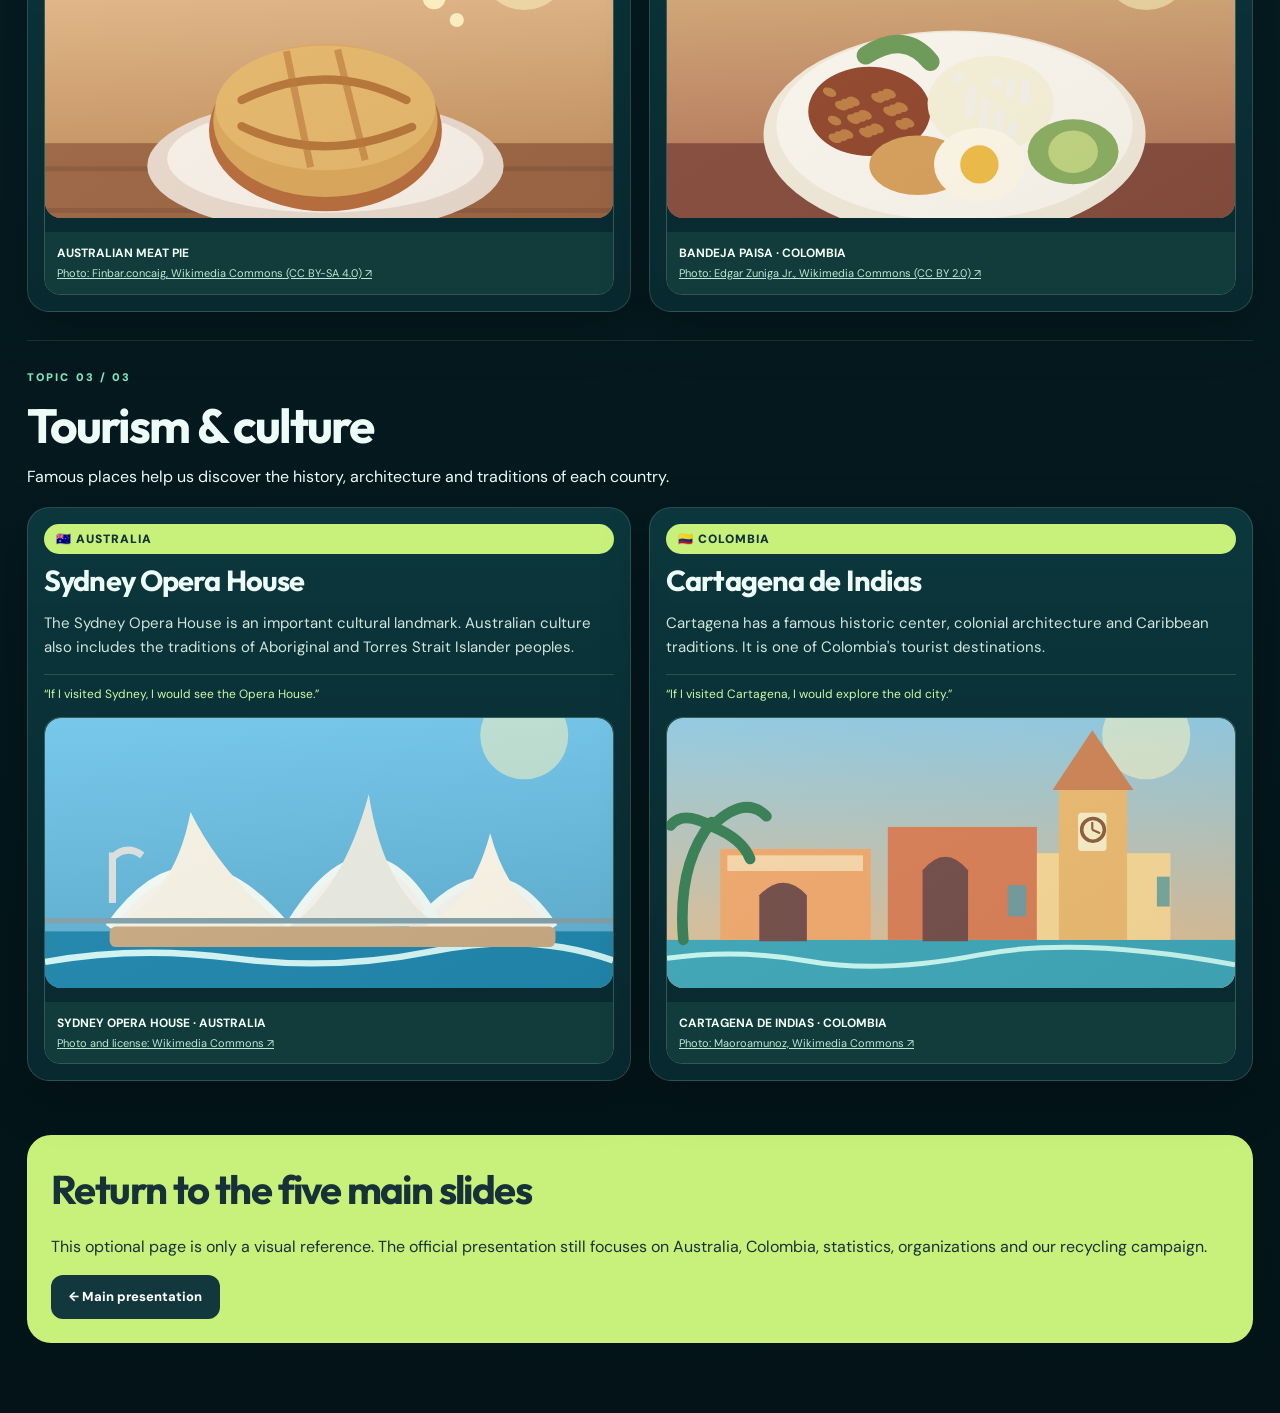
<file: support-gallery.html>
<!DOCTYPE html>
<html lang="en">
<head>
  <meta charset="UTF-8" />
  <meta name="viewport" content="width=device-width, initial-scale=1.0" />
  <meta name="theme-color" content="#0a2027" />
  <meta name="description" content="Optional visual support comparing the same three topics in Australia and Colombia." />
  <title>Three Shared Topics | Australia × Colombia</title>
  <link rel="icon" href="assets/favicon.svg" type="image/svg+xml" />
  <link rel="stylesheet" href="styles.css" />
  <script src="assets/photo-loader.js" defer></script>
</head>
<body class="support-page-body">
  <main class="support-page page-width">
    <header class="support-hero">
      <p class="eyebrow"><span class="section-number">OPTIONAL SUPPORT</span> AUSTRALIA × COLOMBIA</p>
      <h1>Two countries.<br /><span class="colored">The same three topics.</span></h1>
      <p class="section-subtitle">This reference page is separate from the five official slides. Each topic shows Australia and Colombia side by side, with the picture under the explanation.</p>
      <div class="support-actions"><a href="index.html" class="ghost-btn">← Back to the main presentation</a><a href="#nature" class="accent-btn">Explore the comparisons ↓</a></div>
    </header>
    <section class="support-theme" id="nature">
      <div class="support-heading"><p class="eyebrow">TOPIC 01 / 03</p><h2>Wildlife & nature</h2><p>Different native animals and ecosystems. Both countries must protect biodiversity.</p></div>
      <div class="theme-grid">
        <article class="theme-card">
          <div class="theme-country">🇦🇺 AUSTRALIA</div>
          <div class="theme-card-content"><h3>Koalas and eucalyptus forests</h3><p>Australia has famous native animals such as koalas and kangaroos. Koalas depend on suitable habitats and eucalyptus trees.</p><p class="mini-script">“If we protect native habitats, wildlife will have a safer future.”</p></div>
          <figure class="topic-picture"><img src="assets/au-nature.svg" data-commons-title="Koala in Taronga Zoo, Australia.jpg" alt="Koala in eucalyptus habitat in Australia" loading="lazy" /><figcaption><strong>KOALA · AUSTRALIA</strong><a target="_blank" rel="noopener noreferrer" href="https://commons.wikimedia.org/wiki/File:Koala_in_Taronga_Zoo,_Australia.jpg">Photo: Yimhaa, Wikimedia Commons (CC0) ↗</a></figcaption></figure>
        </article>
        <article class="theme-card">
          <div class="theme-country">🇨🇴 COLOMBIA</div>
          <div class="theme-card-content"><h3>Andean bears and mountain forests</h3><p>The spectacled bear lives in the Andes, including Colombia. The country's forests and native plants need conservation.</p><p class="mini-script">“If we protect forests, native animals will have safer homes.”</p></div>
          <figure class="topic-picture"><img src="assets/co-nature.svg" data-commons-title="Tremarctos ornatus 165975083.jpg" alt="Spectacled bear in Colombia" loading="lazy" /><figcaption><strong>SPECTACLED BEAR · COLOMBIA</strong><a target="_blank" rel="noopener noreferrer" href="https://commons.wikimedia.org/wiki/File:Tremarctos_ornatus_165975083.jpg">Photo: Jonathan Candil Méndez, Wikimedia Commons (CC BY 4.0) ↗</a></figcaption></figure>
        </article>
      </div>
    </section>
    <section class="support-theme" id="food">
      <div class="support-heading"><p class="eyebrow">TOPIC 02 / 03</p><h2>Gastronomy</h2><p>Each country has traditional dishes connected to daily life and cultural identity.</p></div>
      <div class="theme-grid">
        <article class="theme-card">
          <div class="theme-country">🇦🇺 AUSTRALIA</div>
          <div class="theme-card-content"><h3>Meat pies and lamingtons</h3><p>Meat pies are a well-known savory food in Australia. Lamingtons are a popular sweet dessert.</p><p class="mini-script">“You should try an Australian meat pie.”</p></div>
          <figure class="topic-picture"><img src="assets/au-food.svg" data-commons-title="Aussie meat pie.jpg" alt="A traditional Australian meat pie" loading="lazy" /><figcaption><strong>AUSTRALIAN MEAT PIE</strong><a target="_blank" rel="noopener noreferrer" href="https://commons.wikimedia.org/wiki/File:Aussie_meat_pie.jpg">Photo: Finbar.concaig, Wikimedia Commons (CC BY-SA 4.0) ↗</a></figcaption></figure>
        </article>
        <article class="theme-card">
          <div class="theme-country">🇨🇴 COLOMBIA</div>
          <div class="theme-card-content"><h3>Arepas and bandeja paisa</h3><p>Colombian gastronomy is diverse. Arepas, bandeja paisa and coffee are examples of popular regional food and drink.</p><p class="mini-script">“You should try a Colombian arepa.”</p></div>
          <figure class="topic-picture"><img src="assets/co-food.svg" data-commons-title="Bandeja Paisa (Bogotá).jpg" alt="Traditional bandeja paisa from Colombia" loading="lazy" /><figcaption><strong>BANDEJA PAISA · COLOMBIA</strong><a target="_blank" rel="noopener noreferrer" href="https://commons.wikimedia.org/wiki/File:Bandeja_Paisa_(Bogot%C3%A1).jpg">Photo: Edgar Zuniga Jr., Wikimedia Commons (CC BY 2.0) ↗</a></figcaption></figure>
        </article>
      </div>
    </section>
    <section class="support-theme" id="tourism">
      <div class="support-heading"><p class="eyebrow">TOPIC 03 / 03</p><h2>Tourism & culture</h2><p>Famous places help us discover the history, architecture and traditions of each country.</p></div>
      <div class="theme-grid">
        <article class="theme-card">
          <div class="theme-country">🇦🇺 AUSTRALIA</div>
          <div class="theme-card-content"><h3>Sydney Opera House</h3><p>The Sydney Opera House is an important cultural landmark. Australian culture also includes the traditions of Aboriginal and Torres Strait Islander peoples.</p><p class="mini-script">“If I visited Sydney, I would see the Opera House.”</p></div>
          <figure class="topic-picture"><img src="assets/au-tourism.svg" data-commons-title="Sydney opera house side view.jpg" alt="Sydney Opera House, Australia" loading="lazy" /><figcaption><strong>SYDNEY OPERA HOUSE · AUSTRALIA</strong><a target="_blank" rel="noopener noreferrer" href="https://commons.wikimedia.org/wiki/File:Sydney_opera_house_side_view.jpg">Photo and license: Wikimedia Commons ↗</a></figcaption></figure>
        </article>
        <article class="theme-card">
          <div class="theme-country">🇨🇴 COLOMBIA</div>
          <div class="theme-card-content"><h3>Cartagena de Indias</h3><p>Cartagena has a famous historic center, colonial architecture and Caribbean traditions. It is one of Colombia's tourist destinations.</p><p class="mini-script">“If I visited Cartagena, I would explore the old city.”</p></div>
          <figure class="topic-picture"><img src="assets/co-tourism.svg" data-commons-title="Cartagena de Indias.jpg" alt="Cartagena historic city, Colombia" loading="lazy" /><figcaption><strong>CARTAGENA DE INDIAS · COLOMBIA</strong><a target="_blank" rel="noopener noreferrer" href="https://commons.wikimedia.org/wiki/File:Cartagena_de_Indias.jpg">Photo: Maoroamunoz, Wikimedia Commons ↗</a></figcaption></figure>
        </article>
      </div>
    </section>
    <section class="support-note">
      <h2>Return to the five main slides</h2>
      <p>This optional page is only a visual reference. The official presentation still focuses on Australia, Colombia, statistics, organizations and our recycling campaign.</p>
      <a href="index.html" class="accent-btn">← Main presentation</a>
    </section>
  </main>
</body>
</html>
</file>
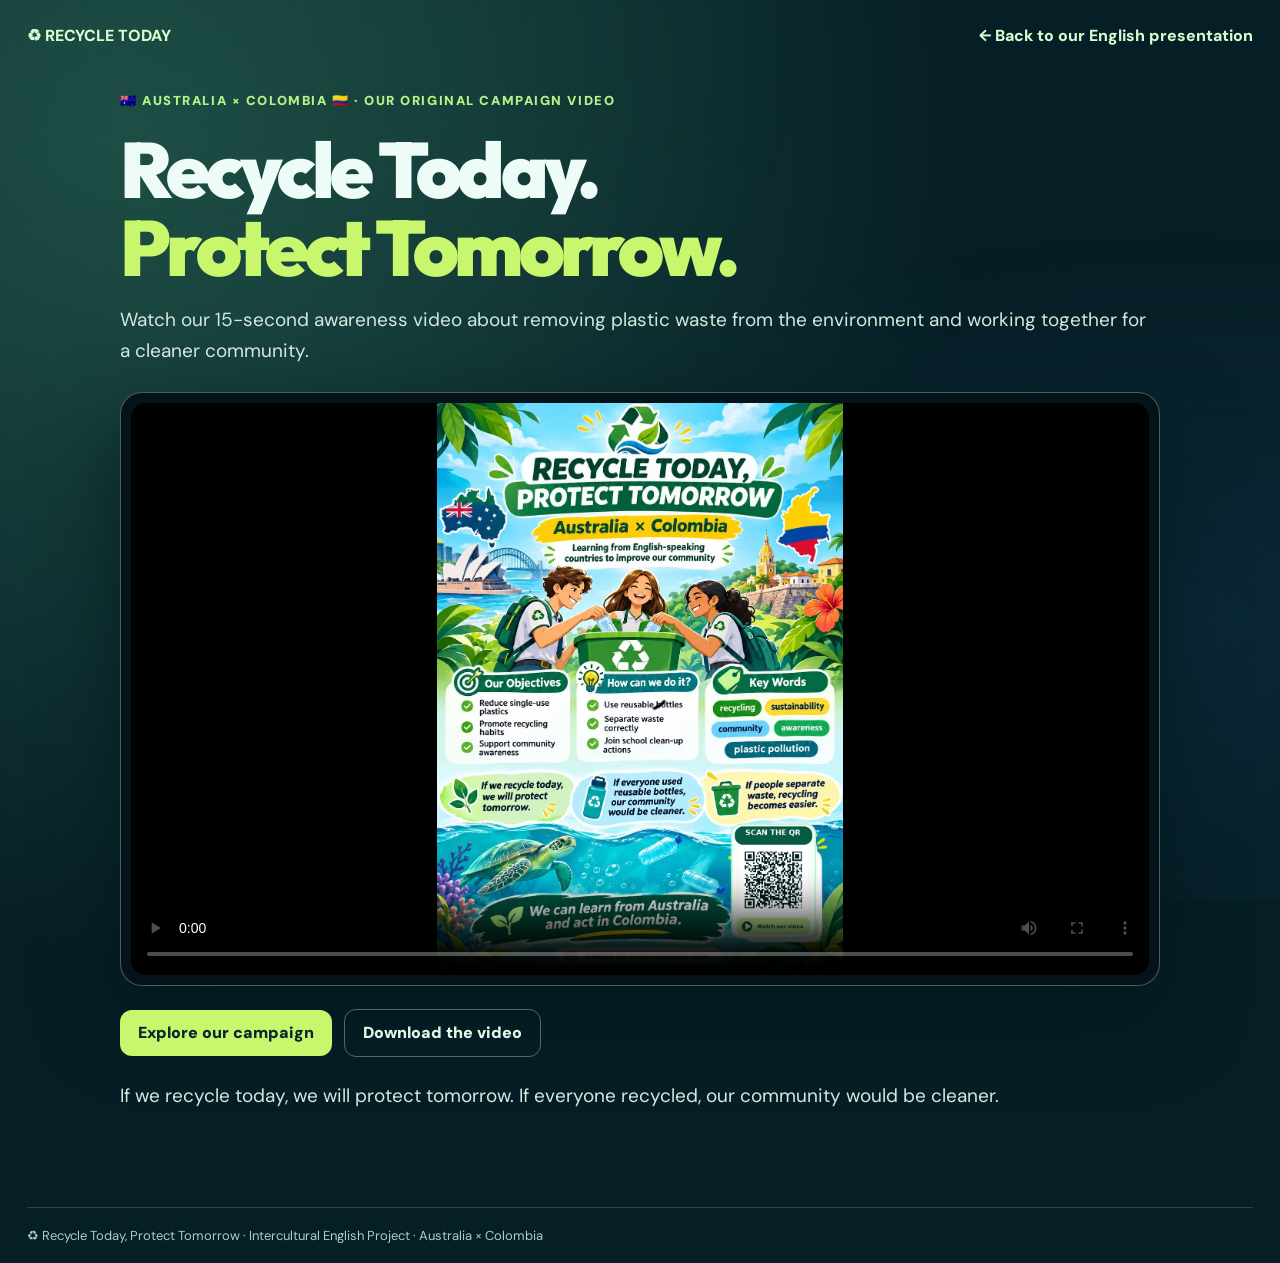
<file: video.html>
<!DOCTYPE html>
<html lang="en">
<head>
  <meta charset="UTF-8" />
  <meta name="viewport" content="width=device-width, initial-scale=1.0" />
  <meta name="theme-color" content="#082b31" />
  <meta name="description" content="Watch the original Recycle Today, Protect Tomorrow campaign video by the Australia and Colombia English project." />
  <title>Campaign Video · Recycle Today, Protect Tomorrow</title>
  <link rel="icon" href="assets/favicon.svg" type="image/svg+xml" />
  <link rel="stylesheet" href="styles.css" />
  <style>
    .watch-body{background:radial-gradient(ellipse at 10% 10%,#205047 0%,transparent 52%),#061e25;min-height:100vh}
    .watch-header{display:flex;align-items:center;justify-content:space-between;gap:15px;flex-wrap:wrap;padding:24px 0}
    .watch-header>a{color:#d8fcd0;font-weight:800;text-decoration:none}
    .watch-main{padding:16px 0 70px;max-width:1040px;margin:auto}
    .watch-pill{color:#b4f387;font-weight:900;font-size:13px;letter-spacing:.12em;text-transform:uppercase}
    .watch-title{font-family:Outfit,Arial,sans-serif;font-weight:900;font-size:clamp(40px,6.7vw,78px);letter-spacing:-.06em;line-height:1;margin:18px 0}
    .watch-title em{color:#c8f66c;font-style:normal}
    .watch-desc{color:#d2e9df;line-height:1.65;font-size:clamp(16px,2vw,19px);margin:14px 0 25px}
    .watch-player{background:#031319;border:1px solid #bbe7c45e;border-radius:22px;padding:10px;overflow:hidden;box-shadow:0 30px 80px #02161ab8}
    .watch-player video{display:block;width:100%;aspect-ratio:16/9;max-height:68vh;background:#000;border-radius:15px;object-fit:contain}
    .watch-actions{display:flex;flex-wrap:wrap;align-items:center;gap:12px;margin:23px 0}
    .watch-actions a{display:inline-flex;align-items:center;justify-content:center;min-height:44px;padding:11px 18px;border-radius:12px;background:#c8f66c;color:#08292c;font-weight:900;text-decoration:none}
    .watch-actions a.secondary{background:transparent;border:1px solid #b3ebc066;color:#e1f7e8}
    .watch-footer{color:#a9d0c5;font-size:13px;border-top:1px solid #ffffff26;padding:18px 0}
  </style>
</head>
<body class="watch-body">
  <div class="page-width">
    <header class="watch-header">
      <a href="index.html#campaign">♻ RECYCLE TODAY</a>
      <a href="index.html#campaign">← Back to our English presentation</a>
    </header>
    <main class="watch-main">
      <span class="watch-pill">🇦🇺 Australia × Colombia 🇨🇴 · Our original campaign video</span>
      <h1 class="watch-title">Recycle Today.<br /><em>Protect Tomorrow.</em></h1>
      <p class="watch-desc">Watch our 15-second awareness video about removing plastic waste from the environment and working together for a cleaner community.</p>
      <div class="watch-player">
        <video controls playsinline preload="metadata" poster="assets/poster-recycle-today.webp" aria-label="Original student recycling campaign video">
          <source src="assets/campaign-video.mp4" type="video/mp4" />
          Your browser does not support MP4 video playback. <a href="assets/campaign-video.mp4">Open the video file</a>.
        </video>
      </div>
      <div class="watch-actions">
        <a href="index.html#campaign">Explore our campaign</a>
        <a class="secondary" href="assets/campaign-video.mp4" download="Recycle-Today-Campaign.mp4">Download the video</a>
      </div>
      <p class="watch-desc">If we recycle today, we will protect tomorrow. If everyone recycled, our community would be cleaner.</p>
    </main>
    <footer class="watch-footer">♻ Recycle Today, Protect Tomorrow · Intercultural English Project · Australia × Colombia</footer>
  </div>
</body>
</html>
</file>
<file: styles.css>
@import url('https://fonts.googleapis.com/css2?family=DM+Sans:wght@400;500;600;700;800&family=Outfit:wght@400;500;600;700;800;900&display=swap');
:root{--bg:#071e25;--text:#edfcf7;--muted:#aac1be;--lime:#c9f476;--mint:#81e6bd;--border:#b3e0c52e;--card:#102e35;--dark:#062c30;--font:'DM Sans',sans-serif;--display:'Outfit',var(--font)}
*{box-sizing:border-box}html{scroll-behavior:smooth}body{margin:0;background:var(--bg);color:var(--text);font-family:var(--font);line-height:1.5}body::before{content:'';position:fixed;inset:0;z-index:-1;background:radial-gradient(ellipse at 15% 2%,#174a405b,transparent 40%),radial-gradient(ellipse at 93% 69%,#11334b75,transparent 44%);pointer-events:none}a{color:var(--mint)}button,input{font:inherit}button{cursor:pointer}button:focus-visible,a:focus-visible,input:focus-visible{outline:3px solid var(--lime);outline-offset:3px}.skip-link{position:absolute;left:10px;top:-100px;color:#002d25;background:var(--lime);z-index:200}.skip-link:focus{top:10px}.page-width{width:min(1300px,calc(100% - 54px));margin-inline:auto}.site-header{height:76px;display:flex;align-items:center;gap:25px;padding:0 max(27px,calc((100% - 1300px)/2));position:sticky;top:0;z-index:100;background:#071f27ee;backdrop-filter:blur(18px);border-bottom:1px solid var(--border)}.brand{text-decoration:none;display:inline-flex;align-items:center;gap:9px;color:#fff;font:800 18px var(--display);letter-spacing:-.06em;white-space:nowrap}.brand-icon{width:40px;height:40px;border-radius:13px;display:grid;place-items:center;background:var(--lime);color:#083128;font-size:25px}.brand-alt{color:var(--lime);margin-left:3px}.desktop-nav{margin-left:auto;display:flex;align-items:center;gap:2px}.desktop-nav a{white-space:nowrap;color:#bfd6d0;font-size:12px;font-weight:800;padding:12px;text-decoration:none;border-radius:30px;transition:.2s}.desktop-nav a:hover,.desktop-nav a.active{background:#c7f88420;color:var(--lime)}.header-actions{display:flex;gap:8px}.accent-btn,.ghost-btn{display:inline-flex;align-items:center;justify-content:center;gap:8px;border-radius:12px;border:1px solid transparent;padding:11px 17px;font-weight:800;text-decoration:none;font-size:13px;white-space:nowrap;transition:transform .15s,background .15s}.accent-btn{color:#113b2c;background:var(--lime)}.accent-btn:hover{background:#e4ffad;transform:translateY(-1px)}.ghost-btn{background:#ffffff0d;border-color:#c0ecc442;color:var(--text)}.ghost-btn:hover{background:#ffffff1d}.hero{display:grid;grid-template-columns:57% 43%;gap:10px;min-height:755px;align-items:center;padding:58px 0 70px}.eyebrow{font-size:11px;letter-spacing:.19em;font-weight:900;color:var(--mint);text-transform:uppercase;margin:0 0 16px}.live-dot{display:inline-block;width:8px;height:8px;border-radius:50%;background:var(--lime);margin-right:9px;box-shadow:0 0 0 5px #b8ec7620}.divided{margin-inline:7px;color:#79b3a3}.flag-line{display:flex;gap:10px;align-items:center;font-weight:900;font-size:18px;letter-spacing:.03em;margin-bottom:22px}.flag-line span:last-child{font-size:12px;color:#d0e8e1;margin-left:10px}.arrow-sign{color:var(--mint)}.hero h1{font:900 clamp(56px,7.8vw,114px)/.91 var(--display);letter-spacing:-.078em;margin:0 0 29px}.hero h1 em{font-style:normal;color:var(--lime)}.hero-subtitle{color:#b4d1c8;max-width:510px;font-size:17px;line-height:1.62}.hero-subtitle strong{color:#effff2}.hero-actions{display:flex;gap:12px;flex-wrap:wrap;margin:29px 0 27px}.arrow-btn span{font-size:17px}.hero-tags{display:flex;gap:7px;flex-wrap:wrap}.hero-tags span{border:1px solid var(--border);border-radius:100px;padding:8px 12px;background:#ffffff0a;font-size:11px;font-weight:800}.hero-visual{height:615px;position:relative;display:grid;place-items:center;isolation:isolate}.hero-visual::before{content:'';position:absolute;inset:5% 8%;border-radius:50%;background:radial-gradient(circle,#50e3b755,transparent 68%);filter:blur(15px)}.planet-disc{position:absolute;width:440px;aspect-ratio:1;border:2px solid #d0ffa51d;border-radius:50%;display:grid;place-items:center;background:radial-gradient(circle at 25% 25%,#36a396,#093d49 53%,#051b23);box-shadow:0 0 110px #12ae7c55, inset -28px -40px 80px #0007;z-index:0}.planet-disc>span{font-size:255px;filter:drop-shadow(0 15px 15px #0006);line-height:1}.disc-ring{position:absolute;inset:-24px;border-radius:50%;border:1px dashed #bfeeb063}.ring-two{inset:-53px;border-color:#bfeeb028}.hero-poster{position:absolute;right:0;bottom:17px;width:172px;max-height:260px;object-fit:cover;object-position:top;box-shadow:0 16px 45px #001b1a;transform:rotate(8deg);border:5px solid #fff;border-radius:10px;z-index:2}.visual-caption{position:absolute;background:#0b3035e8;border:1px solid #b3e0c56c;backdrop-filter:blur(8px);border-radius:15px;padding:15px 19px;z-index:3;box-shadow:0 15px 35px #0005}.visual-caption span{display:block;font-size:10px;letter-spacing:.15em;color:var(--mint);font-weight:900}.visual-caption strong{font:800 20px var(--display)}.visual-caption-top{top:60px;left:-10px}.visual-caption-bottom{bottom:90px;left:-40px}.slide{padding:98px 0 92px;scroll-margin-top:76px;border-top:1px solid var(--border);min-height:95vh}.section-heading{display:flex;justify-content:space-between;gap:20px;align-items:flex-start;margin-bottom:32px}.section-number{background:var(--lime);color:#0b342b;padding:8px 11px;border-radius:99px;margin-right:10px;letter-spacing:0}.section-heading h2{font:900 clamp(40px,5.3vw,78px)/1 var(--display);letter-spacing:-.062em;margin:0 0 14px}.colored{color:var(--lime)}.section-subtitle{color:#afcec6;font-size:17px;line-height:1.55;max-width:900px;margin:0}.corner-symbol{font:900 70px var(--display);color:var(--lime);opacity:.85}.slide-grid{display:grid;grid-template-columns:repeat(12,minmax(0,1fr));gap:16px}.feature-photo{grid-column:span 7;min-height:375px;position:relative;border-radius:22px;overflow:hidden;margin:0;background:linear-gradient(115deg,#084236,#123a51)}.feature-photo img{display:block;width:100%;height:100%;min-height:375px;object-fit:cover}.feature-photo figcaption{position:absolute;bottom:0;left:0;right:0;padding:45px 24px 20px;background:linear-gradient(0deg,#031b1df4,transparent);display:grid;gap:6px;font-weight:900;letter-spacing:.08em}.feature-photo small{font-size:11px;font-weight:500;letter-spacing:0;color:#def0ea}.feature-photo small a{color:#d5ffd3}.country-card{grid-column:span 5;position:relative;min-height:375px;background:#c9f478;color:#113329;border-radius:22px;padding:30px;overflow:hidden}.country-card::after{content:'✳';position:absolute;right:-8px;bottom:-60px;font-size:235px;opacity:.06}.card-eyebrow{font-size:11px;letter-spacing:.16em;font-weight:900;margin:0 0 16px}.mini-flag{position:absolute;right:25px;top:17px;font-size:33px}.fact-list{margin:0 0 15px}.fact-list>div{display:flex;justify-content:space-between;gap:16px;border-bottom:1px solid #0c37252f;padding:10px 0}.fact-list dt{font-size:12px;color:#2c4935}.fact-list dd{font-size:13px;font-weight:900;text-align:right;margin:0;max-width:61%}.fact-list dd small{display:block;font-weight:500}.country-card .text-link{color:#0a5334}.text-link{font-size:12px;font-weight:800;text-decoration:none}.text-link:hover{text-decoration:underline}.info-card{grid-column:span 4;background:linear-gradient(135deg,#10353a,#0b2b33);border:1px solid var(--border);border-radius:22px;padding:24px;min-height:270px;box-shadow:0 15px 35px #00171e1e}.info-card h3{font:800 23px/1.1 var(--display);letter-spacing:-.035em;margin:0 0 13px}.info-card p{color:#bad1ce;font-size:13px;line-height:1.65}.info-card p strong{color:#e4faed}.map-card{padding:20px}.card-top{display:flex;gap:12px;align-items:center;margin-bottom:14px}.card-top>span{width:45px;height:45px;display:grid;place-items:center;background:#d4fa841c;border-radius:13px;font-size:24px}.card-top h3{margin:0}.card-top p{font-size:11px;margin:4px 0 0}.map-card iframe{width:100%;height:175px;display:block;border:0;border-radius:12px;margin-bottom:11px;background:#cdd}.info-icon{display:block;font-size:31px;margin-bottom:17px}.grammar-tag{font-size:10px;font-weight:900;letter-spacing:.13em;color:var(--lime);margin-top:16px}.info-card .quote{color:#f0fff0;font:600 16px/1.4 var(--display);margin:5px 0 0}.source-mini{font-size:11px!important;color:#a4cac2!important}.gallery-card{grid-column:span 12;min-height:180px}.image-gallery{display:flex;gap:11px;overflow-x:auto;padding:4px 0 6px}.gallery-placeholder{font-style:italic}.gallery-photo{width:200px;flex:none;border:1px solid var(--border);border-radius:11px;overflow:hidden;background:#051f27}.gallery-photo img{width:100%;height:135px;display:block;object-fit:cover}.gallery-photo a{display:block;padding:8px;font-size:10px;line-height:1.3;text-decoration:none;white-space:nowrap;overflow:hidden;text-overflow:ellipsis}.comparison-grid{display:grid;grid-template-columns:1fr 1fr;gap:17px}.percent-card{padding:30px;border-radius:23px;background:linear-gradient(125deg,#174d47,#10383c);border:1px solid var(--border)}.co-percent{background:linear-gradient(125deg,#113f54,#0f3143)}.percent-card>p:first-child{font-size:12px;font-weight:900;color:#c6e9d9;letter-spacing:.09em}.percent-row{display:flex;justify-content:space-between;gap:25px;align-items:center;margin:22px 0}.percent-row strong{font:900 clamp(55px,5.3vw,84px)/.95 var(--display);letter-spacing:-.06em;color:var(--lime)}.co-percent .percent-row strong{color:#7de5e3}.percent-row span{font-size:15px;font-weight:900;max-width:195px}.percent-track{height:13px;border-radius:30px;background:#ffffff24;overflow:hidden}.percent-track span{height:100%;display:block;background:var(--lime);border-radius:30px}.co-percent .percent-track span{background:#7de5e3}.percent-detail{color:#c4ddd5;line-height:1.65;font-size:13px}.methodology{display:flex;gap:15px;padding:20px 25px;border:1px solid #fbd98365;background:#fbd98316;border-radius:17px;margin:18px 0}.methodology span{font-size:23px}.methodology p{margin:0;color:#f9ebc4;font-size:13px}.trio-grid{display:grid;grid-template-columns:repeat(3,1fr);gap:17px}.metric-tile{padding:25px;border-radius:20px;border:1px solid var(--border);background:#ffffff09}.metric-tile>span{color:var(--mint);font-size:11px;font-weight:900;letter-spacing:.1em}.metric-tile strong{display:block;font:900 57px var(--display);color:var(--lime);letter-spacing:-.05em;margin:6px 0}.metric-tile strong.lesson-stat{font-size:31px}.metric-tile p{font-size:13px;color:#c4dad4;margin:0 0 8px}.metric-tile a{font-size:11px;text-decoration:none}.organizations-grid{display:grid;grid-template-columns:repeat(3,1fr);gap:16px}.organization{display:flex;flex-direction:column;min-height:228px;padding:25px;border:1px solid var(--border);border-radius:22px;background:linear-gradient(125deg,#0c3138,#0b2b31)}.org-header{display:flex;justify-content:space-between;gap:6px;align-items:center;font-size:10px;font-weight:900;color:var(--mint);letter-spacing:.07em}.org-pill{font-size:9px;border:1px solid #a4eccc51;border-radius:30px;padding:5px 7px;color:#d3ece3}.organization h3{font:900 28px var(--display);margin:15px 0 7px;letter-spacing:-.04em}.organization p{font-size:13px;color:#bfd4d0;line-height:1.55;flex:1}.organization a{font-size:12px;text-decoration:none;font-weight:800}.history-panel{background:#c9f479;color:#133529;border-radius:22px;padding:24px 29px;margin-top:18px}.history-panel>span{font-size:11px;font-weight:900;letter-spacing:.13em}.history-panel h3{font:900 28px var(--display);letter-spacing:-.04em;margin:8px 0}.history-panel p{margin:8px 0;font-size:14px}.history-panel a{color:#235539;font-size:12px;font-weight:800}.campaign-grid{display:grid;grid-template-columns:7fr 5fr;gap:17px}.campaign-poster{min-height:635px;padding:34px;background:radial-gradient(circle at 90% 20%,#a5ef717a,transparent 40%),linear-gradient(145deg,#23695f,#0c3a3f 68%,#092536);border:1px solid #d1fbb74b;border-radius:24px;display:flex;flex-direction:column;justify-content:space-between;position:relative;overflow:hidden}.campaign-poster:after{content:'♻';pointer-events:none;position:absolute;right:-15px;top:15px;color:#d3ffb021;font-size:280px;line-height:1}.campaign-poster-top,.campaign-poster-bottom{display:flex;justify-content:space-between;align-items:start;gap:15px;position:relative;z-index:1}.campaign-poster-top>span:first-child{font-size:12px;font-weight:900;letter-spacing:.12em;color:#e7ffe0}.campaign-logo{font-size:43px;color:var(--lime)}.campaign-poster h3{font:900 clamp(42px,5.4vw,75px)/.94 var(--display);letter-spacing:-.07em;z-index:1;margin:15px 0 5px}.campaign-poster h3 em{font-style:normal;color:var(--lime)}.campaign-poster>p{font-size:17px;font-weight:700;z-index:1}.conditional-lines{position:relative;z-index:1;display:grid;gap:12px;margin:18px 0}.conditional-lines div{padding:13px 16px;border:1px solid #d7fbb456;border-radius:13px;background:#062b2c66}.conditional-lines small{display:block;color:var(--lime);letter-spacing:.1em;font-size:10px;font-weight:900}.conditional-lines strong{display:block;font-size:15px}.campaign-poster-bottom{align-items:end}.campaign-poster-bottom div span{display:block;color:var(--lime);font-weight:900;font-size:12px}.campaign-poster-bottom small{display:block;color:#cce5d6;font-size:11px}.campaign-poster-bottom img{width:105px;height:105px;border-radius:12px;border:8px solid white;background:#fff}.action-panel{padding:31px;border-radius:24px;background:#c7f478;color:#14352a}.action-panel h3{font:900 45px/1 var(--display);letter-spacing:-.055em;margin:0 0 25px}.action-list{padding:0;margin:0;list-style:none;counter-reset:action}.action-list li{counter-increment:action;display:grid;grid-template-columns:35px 1fr;gap:0 13px;border-top:1px solid #335c3c40;padding:16px 0}.action-list li:before{content:'0' counter(action);font:900 19px var(--display);color:#2e7b55;grid-row:span 2}.action-list li strong{font:900 17px var(--display)}.action-list li span{font-size:12px;line-height:1.5;color:#345946}.planning-disclaimer{font-size:12px;border-top:1px solid #335c3c40;padding-top:15px}.grammar-panel,.vocab-panel{grid-column:span 1}.grammar-row{display:grid;grid-template-columns:120px 1fr;gap:16px;border-top:1px solid var(--border);padding:10px 0}.grammar-row>span{color:var(--lime);font-size:10px;font-weight:900;letter-spacing:.08em}.grammar-row p{margin:0}.grammar-row p b{color:#e7ffe1}.keyword-tags{display:flex;flex-wrap:wrap;gap:8px}.keyword-tags span{padding:9px 12px;border:1px solid #c2f6bf3c;background:#a0d79c16;border-radius:40px;color:#e0f6df;font-size:12px;font-weight:800}.contact-title{margin-top:28px!important}.video-panel{grid-column:1 / -1;border-radius:24px;padding:28px;background:#0b3339;border:1px solid var(--border)}.video-meta{display:flex;justify-content:space-between;gap:15px;align-items:start}.video-meta h3{font:900 30px var(--display);letter-spacing:-.04em;margin:0}.video-meta p:last-child{color:#bcd4ce;font-size:13px;max-width:680px}.external-badge{padding:8px 11px;font-size:11px;color:var(--lime);font-weight:900;border:1px solid #a0ecc147;border-radius:30px;white-space:nowrap}.video-controls{display:grid;grid-template-columns:7fr 5fr;gap:20px}.video-frame{aspect-ratio:16 / 9;border:1px solid var(--border);border-radius:15px;background:#020b13;overflow:hidden}.video-frame iframe{border:0;width:100%;height:100%;display:block}.video-side h4{font:900 22px var(--display);margin:0 0 10px}.video-side>a{display:inline-block;margin-bottom:18px;font-size:13px}.video-side label{display:block;color:#d2ebde;font-size:12px;font-weight:800;margin-bottom:7px}.video-edit{display:flex;flex-wrap:wrap;gap:8px}.video-edit input{background:#06242b;color:#fff;border:1px solid #92dbba66;border-radius:10px;padding:10px;flex:1;min-width:140px}.video-side .ghost-btn{margin-top:11px}.podcast-section{margin-top:90px;margin-bottom:78px;padding:50px;background:var(--lime);color:#153b30;border-radius:30px;display:grid;grid-template-columns:1fr 280px;gap:30px;position:relative}.podcast-copy .eyebrow{color:#315a38}.podcast-copy h2{font:900 clamp(42px,5.6vw,80px)/.96 var(--display);letter-spacing:-.065em;margin:0 0 23px}.podcast-copy h2 em{font-style:normal;color:#447952}.podcast-copy>p{max-width:700px}.podcast-buttons{display:flex;gap:8px;align-items:center;flex-wrap:wrap;margin-top:20px}.podcast-buttons .accent-btn{background:#093b3b;color:#eaffdf}.podcast-buttons .ghost-btn{background:transparent;border-color:#1c5c43;color:#16412c}.podcast-art{display:flex;align-items:center;justify-content:center;flex-direction:column}.microphone{font-size:170px;line-height:1;filter:drop-shadow(0 20px 10px #174d3538)}.podcast-art>span{font:900 55px/.8 var(--display);text-align:center}.podcast-art small{font-size:14px}.speaker-script{grid-column:1 / -1;border-radius:20px;background:#0b3439;color:#f3fffa;padding:28px;max-height:650px;overflow:auto}.speaker-script h3{color:var(--lime);font:900 21px var(--display);margin-bottom:6px}.speaker-script p{font-size:15px;line-height:1.76}.speaker-script article{border-top:1px solid var(--border);padding-top:15px}.speaker-script .script-intro{color:#c1ddd2}.references{border-top:1px solid var(--border);padding:58px 0 65px}.references h2{font:900 39px var(--display);margin:0 0 9px}.references>p:not(.eyebrow){color:var(--muted);max-width:800px;font-size:13px}.refs-grid{display:grid;grid-template-columns:repeat(2,1fr);gap:8px 23px;margin-top:25px}.refs-grid a{font-size:12px;line-height:1.6;text-decoration:none;padding:10px 0;border-bottom:1px solid var(--border)}.footer{border-top:1px solid var(--border);padding:25px max(27px,calc((100% - 1300px)/2));display:flex;justify-content:space-between;gap:25px;flex-wrap:wrap;color:var(--muted);font-size:11px;font-weight:800}.footer a{text-decoration:none}.presentation-toolbar{position:fixed;bottom:18px;left:50%;transform:translateX(-50%);padding:8px;background:#10343ceF;border:1px solid #c4f4a477;border-radius:60px;z-index:200;align-items:center;gap:13px;box-shadow:0 15px 40px #000a}.presentation-toolbar:not([hidden]){display:flex}.presentation-toolbar button{border:0;border-radius:30px;background:var(--lime);color:#183d2f;font-weight:900;padding:10px 13px}.presentation-toolbar span{font-size:13px;font-weight:900;white-space:nowrap}.presentation-toolbar button.exit-present{background:#ffffff20;color:#fff}.is-presenting .hero,.is-presenting .references,.is-presenting .podcast-section,.is-presenting .footer{display:none}.is-presenting .slide{display:none;min-height:calc(100vh - 80px);height:auto;padding-top:25px;padding-bottom:65px;border:0}.is-presenting .slide.is-active{display:block}.is-presenting .slide .section-heading h2{font-size:clamp(38px,4vw,62px)}.is-presenting .feature-photo{min-height:310px}.is-presenting .feature-photo img{min-height:310px;max-height:380px}.is-presenting .slide .info-card{min-height:200px}.is-presenting .slide .gallery-card{display:none}.is-presenting .slide .campaign-poster{min-height:520px}.is-presenting .slide .action-panel{padding:23px}.is-presenting .slide .action-list li{padding:10px 0}.is-presenting .slide .grammar-panel,.is-presenting .slide .vocab-panel,.is-presenting .slide .video-panel{display:none}.is-presenting #compare .trio-grid{margin-top:12px}.is-presenting #organizations .organization{min-height:180px;padding:18px}.is-presenting #organizations .history-panel{padding:15px 24px}.is-presenting .section-subtitle{font-size:15px}
@media(max-width:1150px){.site-header{flex-wrap:wrap;height:auto;min-height:72px;padding-block:12px}.desktop-nav{order:3;width:100%;justify-content:center;overflow:auto}.hero{grid-template-columns:1fr 1fr}.hero h1{font-size:clamp(52px,7.5vw,91px)}.planet-disc{width:310px}.planet-disc>span{font-size:205px}.hero-visual{height:520px}.hero-poster{width:125px}.visual-caption{padding:11px}.visual-caption-bottom{left:-8px}.organizations-grid{grid-template-columns:repeat(2,1fr)}.info-card{grid-column:span 6}.gallery-card{grid-column:span 12}}
@media(max-width:760px){.page-width{width:min(100% - 26px,1300px)}.site-header{padding:10px 13px}.brand{font-size:15px}.brand-icon{width:34px;height:34px}.desktop-nav a{font-size:10px;padding:7px 8px}.header-actions .ghost-btn{display:none}.hero{grid-template-columns:1fr;min-height:0;padding:54px 0}.hero h1{font-size:clamp(55px,11vw,90px)}.hero-visual{height:360px}.planet-disc{width:240px}.planet-disc>span{font-size:155px}.hero-poster{width:107px;max-height:160px}.visual-caption{font-size:11px}.visual-caption strong{font-size:13px}.visual-caption-top{top:0;left:0}.visual-caption-bottom{bottom:22px;left:6px}.slide{padding:60px 0;min-height:0}.section-heading h2{font-size:45px}.corner-symbol{font-size:40px}.section-subtitle{font-size:14px}.feature-photo,.country-card{grid-column:span 12}.feature-photo,.feature-photo img{min-height:280px;max-height:350px}.country-card{padding:22px}.info-card,.gallery-card{grid-column:span 12}.comparison-grid,.trio-grid,.organizations-grid,.campaign-grid,.video-controls,.refs-grid{grid-template-columns:1fr}.percent-row{display:block}.percent-row strong{font-size:62px}.percent-row span{display:block}.campaign-poster{min-height:500px;padding:22px}.campaign-poster h3{font-size:51px}.campaign-grid>.info-card,.campaign-grid>.video-panel{grid-column:1}.grammar-row{grid-template-columns:95px 1fr;gap:9px}.podcast-section{margin-top:40px;padding:26px;grid-template-columns:1fr}.podcast-art{display:none}.references{padding:40px 0}.footer{padding:24px 14px}.is-presenting .slide{height:calc(100vh - 135px);overflow-y:auto;padding-top:15px}.is-presenting .section-heading h2{font-size:36px}.is-presenting #organizations .organizations-grid{grid-template-columns:1fr 1fr}.is-presenting #organizations .organization{min-height:210px}.is-presenting #campaign .campaign-grid{grid-template-columns:1fr}.is-presenting #campaign .action-panel{display:none}}
@media print{body{background:#fff;color:#102d2b}.site-header,.hero,.footer,.presentation-toolbar,.podcast-section,.video-panel,.gallery-card{display:none!important}.slide{display:block!important;color:#142e2e;break-after:page;min-height:0;padding:20px 0}.section-heading h2{color:#142e2e}.section-subtitle{color:#233}.info-card,.organization{background:#fff;color:#111;border:1px solid #ccc}.info-card p,.organization p{color:#222}.campaign-poster,.country-card,.percent-card,.action-panel{print-color-adjust:exact;-webkit-print-color-adjust:exact}.feature-photo img{max-height:350px}.references{display:block}.refs-grid a{color:#144}}
@media(prefers-reduced-motion:reduce){*{scroll-behavior:auto!important;transition:none!important}}

@media print{body.print-poster-only .slide,body.print-poster-only .references{display:none!important}body.print-poster-only #campaign{display:block!important;padding:0!important;margin:0!important;break-after:auto!important}body.print-poster-only #campaign .section-heading{display:none!important}body.print-poster-only #campaign .campaign-grid{display:block!important}body.print-poster-only #campaign .campaign-grid>*:not(.campaign-poster){display:none!important}body.print-poster-only #campaign .campaign-poster{min-height:93vh;width:100%;border:0!important}}

/* Real campaign poster — section 05; original illustration kept as an image. */
.campaign-poster{
  display:block;
  align-self:start;
  width:100%;
  min-height:0;
  padding:0;
  margin:0;
  background:#074047;
  border:1px solid #d1fbb74b;
  border-radius:24px;
  overflow:hidden;
  box-shadow:0 22px 60px #001c2750;
}
.campaign-poster::after{display:none}
.poster-image-wrap{position:relative;width:100%;line-height:0}
.campaign-art{display:block;width:100%;height:auto;object-fit:contain}
.poster-qr-overlay{
  position:absolute;
  left:76.5%;
  top:79.2%;
  width:13.2%;
  aspect-ratio:1;
  line-height:0;
  background:#fff;
  padding:2px;
  border-radius:4px;
  box-shadow:0 0 0 2px #fff;
}
.poster-qr-overlay img{display:block;width:100%;height:100%;object-fit:contain}
.campaign-poster-caption{display:flex;align-items:center;justify-content:space-between;gap:14px;padding:13px 19px;background:#063c39;color:#e6ffe7;font-size:12px;font-weight:800;flex-wrap:wrap}
.campaign-poster-caption a{color:#c7f58a;text-decoration:underline;text-underline-offset:3px}
.is-presenting .slide .campaign-poster{min-height:0}
@media(max-width:700px){.campaign-poster{min-height:0;padding:0}.campaign-poster-caption{padding:12px 14px;font-size:11px}}
@media print{body.print-poster-only #campaign .campaign-poster{min-height:0;width:100%;height:auto;break-inside:avoid}body.print-poster-only #campaign .campaign-poster-caption{display:none}}


/* Optional Australia & Colombia cultural visual reference, outside the 5 slides. */
.support-link{opacity:.72;font-size:13px}
.support-link:hover{opacity:1}
.subtle-link{color:#c9f08a;font-size:12px;font-weight:700;text-decoration:none}
.subtle-link:hover{text-decoration:underline}
.is-presenting .support-link{display:none}
.support-page-body{background:linear-gradient(180deg,#07252b,#031318);min-height:100vh}
.support-page{padding:38px 0 70px}
.support-hero{padding:26px 0 16px}
.support-hero h1{font-family:var(--display);font-size:clamp(42px,7vw,84px);line-height:.95;letter-spacing:-.06em;margin:0 0 14px}
.support-actions{display:flex;gap:12px;flex-wrap:wrap;margin-top:18px}
.support-theme{padding:28px 0;border-top:1px solid rgba(190,236,206,.12)}
.support-heading{margin-bottom:18px}
.support-heading h2{font-family:var(--display);font-size:clamp(30px,4vw,48px);line-height:1;letter-spacing:-.04em;margin:6px 0 10px}
.theme-grid{display:grid;grid-template-columns:repeat(2,minmax(0,1fr));gap:18px}
.theme-card{background:linear-gradient(180deg,rgba(14,67,72,.72),rgba(9,43,49,.92));border:1px solid rgba(196,238,203,.16);border-radius:22px;padding:16px;box-shadow:0 18px 50px rgba(0,0,0,.22)}
.theme-country{display:inline-flex;align-items:center;gap:8px;background:#c8f17b;color:#133138;border-radius:999px;padding:6px 12px;font-size:12px;font-weight:900;letter-spacing:.08em;margin-bottom:12px}
.theme-card img{width:100%;height:280px;object-fit:cover;display:block;border-radius:16px;margin-bottom:14px;background:#17373b}
.theme-card h3{font-family:var(--display);font-size:29px;line-height:1.02;letter-spacing:-.03em;margin:0 0 10px}
.theme-card p{color:#d2e5dd;font-size:15px;line-height:1.62}
.mini-script{margin-top:10px;padding-top:10px;border-top:1px solid rgba(196,238,203,.16);font-size:13px;color:#bde2b0}
.support-note{margin-top:26px;background:#c8f17b;border-radius:24px;padding:24px;color:#173138}
.support-note h2{font-family:var(--display);font-size:40px;letter-spacing:-.04em;margin:0 0 10px}
.support-note ul{margin:0 0 18px;padding-left:22px;line-height:1.8}
.support-note .accent-btn{background:#12383d;color:#fff}
@media (max-width: 900px){.theme-grid{grid-template-columns:1fr}.theme-card img{height:230px}}
/* Accessible fallback and source credits for supporting visual comparisons. */
.gallery-credit{display:inline-block;color:#c9ef91;font-size:12px;font-weight:800;padding:4px 0 9px}


/* THREE MATCHING COUNTRY TOPICS: wildlife, food and tourism/culture */
.topic-map{grid-column:span 12;min-height:210px;display:grid;grid-template-columns:minmax(190px,1fr) minmax(260px,2.5fr) minmax(125px,.65fr);align-items:center;gap:18px}
.topic-map .card-top{margin:0}
.topic-map iframe{height:178px;margin:0}
.topic-map>.text-link{font-size:12px;align-self:center}
.topic-trio-heading{grid-column:1/-1;display:flex;align-items:center;justify-content:space-between;gap:15px;padding:8px 5px 1px;color:#eaffeb}
.topic-trio-heading strong{font:800 clamp(22px,2.4vw,32px)/1.15 var(--display);letter-spacing:-.035em}
.topic-trio-heading span{color:#aee0cc;font-size:12px}
.info-card.country-topic{grid-column:span 4;display:flex;flex-direction:column;gap:10px;min-height:430px;padding:18px;background:linear-gradient(160deg,#123d40 0%,#082c36 100%)}
.country-topic .topic-label{display:flex;align-items:start;justify-content:space-between;gap:8px}
.country-topic .topic-label span{font:800 clamp(19px,1.65vw,24px)/1.15 var(--display);letter-spacing:-.03em;color:#f3fff2}
.country-topic .topic-label small{font-size:10px;font-weight:900;color:var(--lime);white-space:nowrap}
.country-topic>p{margin:1px 0;font-size:13px;line-height:1.55}
.country-topic .topic-spoken{font-weight:800;color:#c9fa9a;font-size:12px}
.country-topic .topic-picture{margin:auto 0 0;border:1px solid #d4fbd23b;border-radius:15px;overflow:hidden;background:#194f52}
.country-topic .topic-picture img{width:100%;height:190px;object-fit:cover;display:block;background:#194f52}
.country-topic .topic-picture figcaption{padding:10px 11px;display:grid;gap:3px;background:#0d363b}
.country-topic .topic-picture figcaption strong{font-size:10px;letter-spacing:.08em;color:#ecffdf}
.country-topic .topic-picture figcaption a{color:#a7dfd1;font-size:10px;line-height:1.35;text-decoration:none}
.country-topic .topic-picture figcaption a:hover{text-decoration:underline}
.country-eco-note{grid-column:1/-1;padding:18px 22px;border:1px solid #b7f5a64a;border-radius:16px;background:#b7ed9a12;color:#cce6de;font-size:14px;line-height:1.6}
.country-eco-note strong{color:#bff489}
.country-eco-note span{color:#e6ffd5;font-weight:800;margin-left:5px}
.country-eco-note a{color:#bbf0d3}
.support-page-body .theme-card{display:flex;flex-direction:column;min-height:420px}
.support-page-body .theme-card .theme-card-content{min-height:136px}
.support-page-body .theme-card .topic-picture{margin:auto 0 0;border:1px solid #bfe7c13e;border-radius:16px;overflow:hidden}
.support-page-body .theme-card .topic-picture img{display:block;width:100%;height:270px;object-fit:cover;background:#174b50}
.support-page-body .theme-card .topic-picture figcaption{display:grid;gap:3px;padding:12px;background:#123b3c}
.support-page-body .theme-card .topic-picture figcaption strong{font-size:12px;color:#f2fff5}
.support-page-body .theme-card .topic-picture figcaption a{font-size:11px;color:#bce9d5}
.support-page-body .theme-card p.mini-script{font-size:12px;color:#d1f9a7}
@media(max-width:980px){.topic-map{grid-template-columns:1fr 2fr}.topic-map .card-top{grid-column:1}.topic-map iframe{grid-column:2;grid-row:1/3}.topic-map>.text-link{grid-column:1}.info-card.country-topic{grid-column:span 6}.topic-trio-heading span{display:none}}
@media(max-width:640px){.topic-map{grid-template-columns:1fr;gap:12px}.topic-map .card-top,.topic-map iframe,.topic-map>.text-link{grid-column:1;grid-row:auto}.topic-map iframe{height:190px}.info-card.country-topic{grid-column:span 12;min-height:unset}.topic-trio-heading strong{font-size:26px}.country-topic .topic-picture img{height:220px}.support-page-body .theme-card .topic-picture img{height:220px}}
@media print{.country-topic .topic-picture img{max-height:150px}.topic-map iframe{display:none}}


/* Original student campaign video and permanent QR (November 2026). */
.video-frame video{display:block;width:100%;height:100%;aspect-ratio:16/9;object-fit:contain;background:#031318}
.campaign-qr-static{display:block;max-width:180px;width:100%;height:auto;padding:8px;background:#fff;border:1px solid #bce8c4;border-radius:14px;margin:3px 0 13px}
.poster-qr-overlay{background:transparent!important;box-shadow:none!important;border:0!important;padding:0!important;z-index:3}
.poster-qr-overlay:focus-visible{outline:3px solid #d7ff77;outline-offset:2px}

.speaker-notes-panel{position:fixed;inset:8vh max(24px,8vw);z-index:520;background:#0b3439;color:#eaffee;border:1px solid #8eddaa66;border-radius:20px;box-shadow:0 25px 75px #00161edc;padding:19px;overflow:auto}
.speaker-notes-panel[hidden]{display:none!important}
.speaker-notes-controls{display:flex;align-items:center;flex-wrap:wrap;gap:8px;margin-bottom:13px}
.speaker-notes-controls strong{font:800 17px var(--display);margin-right:auto}
.speaker-notes-panel .speaker-script{display:block;max-height:none;overflow:visible}
.speaker-notes-panel .speaker-script[hidden]{display:none!important}
.speaker-notes-panel .ghost-btn{font-size:12px;padding:8px 10px;border-radius:10px}
@media(max-width:700px){.speaker-notes-panel{inset:5vh 10px;padding:12px}}
@media print{.speaker-notes-panel{display:none!important}}
</file>
